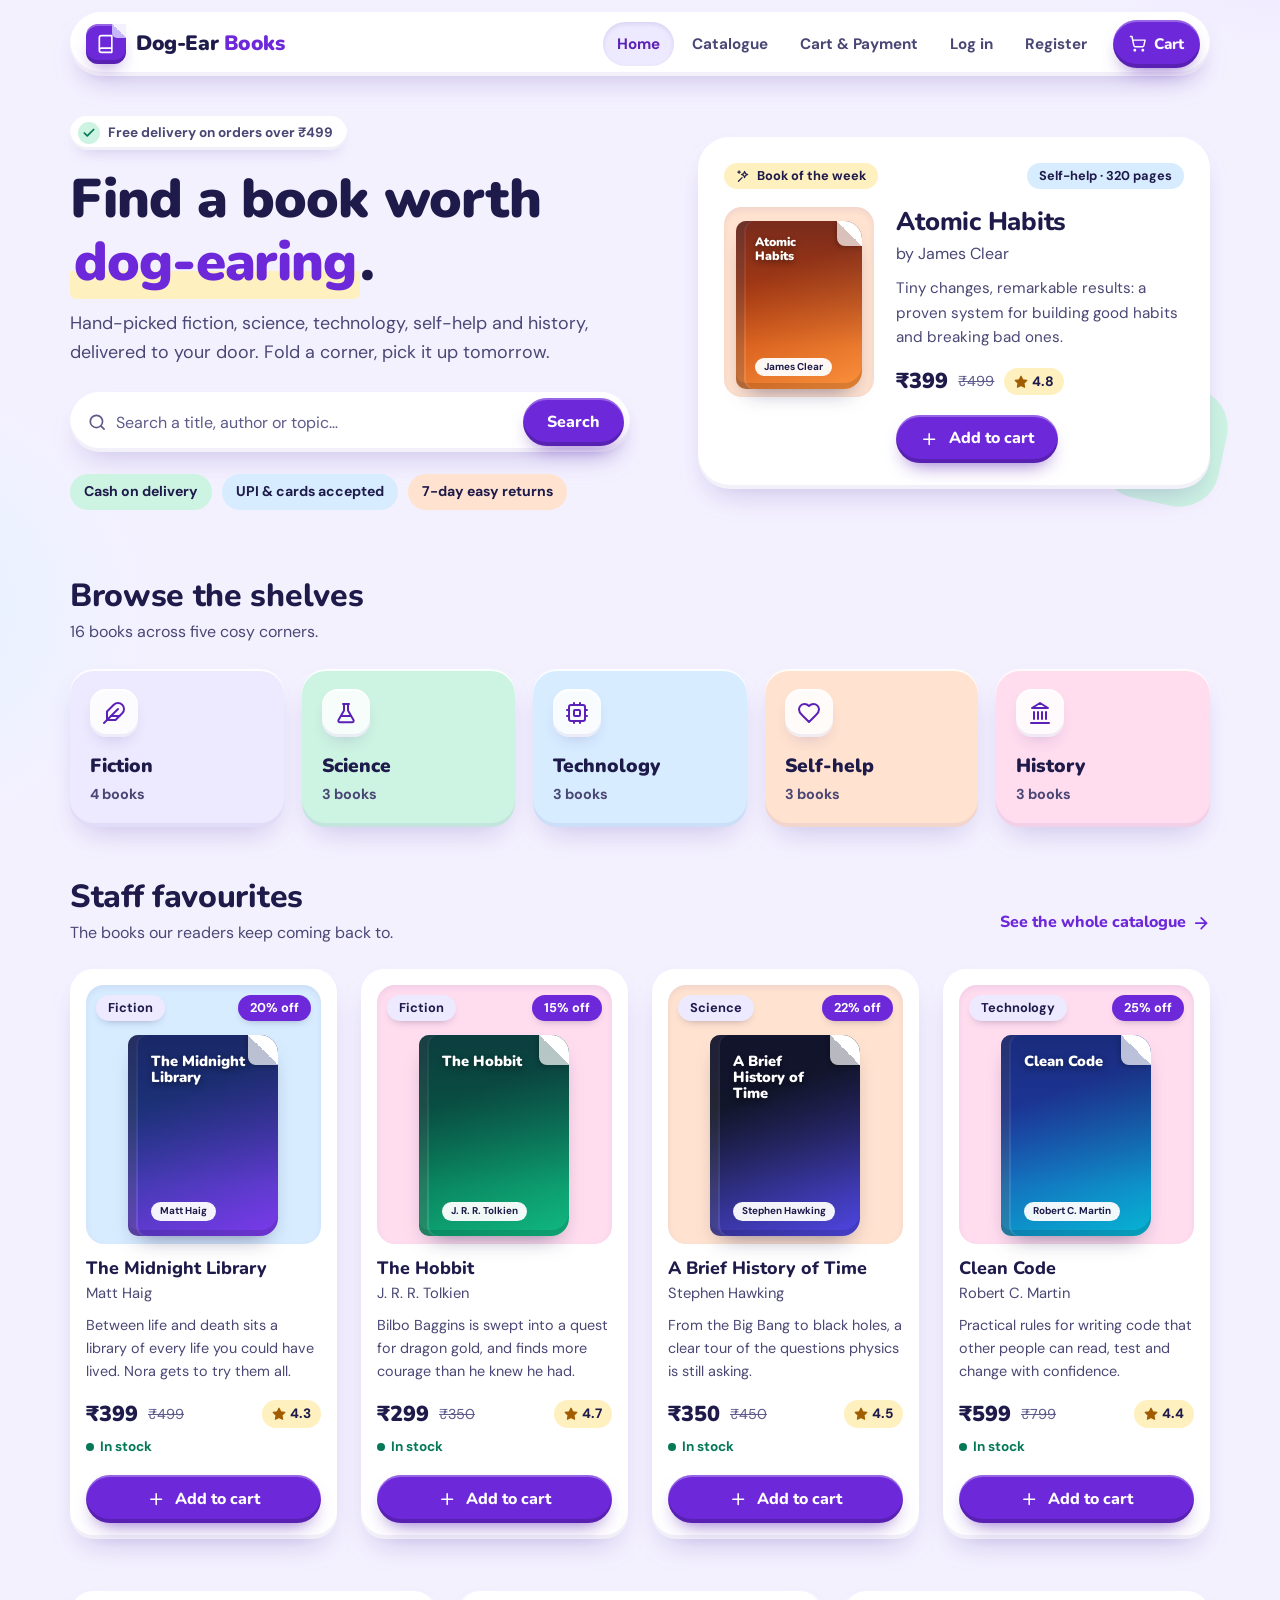
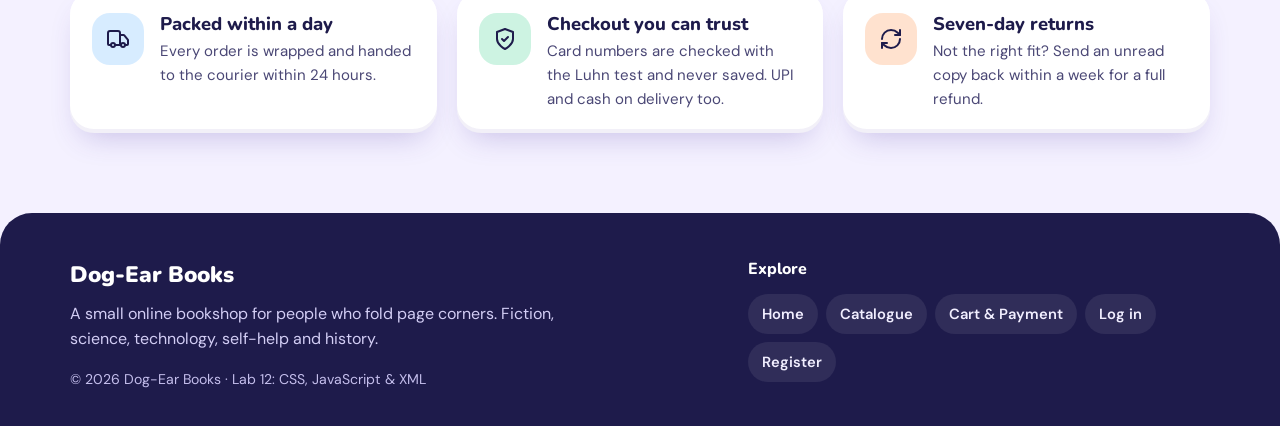
<file: index.html>
<!DOCTYPE html>
<html lang="en">
<head>
  <meta charset="UTF-8">
  <meta name="viewport" content="width=device-width, initial-scale=1">
  <title>Dog-Ear Books — Home</title>
  <meta name="description" content="Dog-Ear Books: a cosy online bookstore built with HTML, CSS, JavaScript and XML.">
  <link rel="icon" href="data:image/svg+xml,%3Csvg xmlns='http://www.w3.org/2000/svg' viewBox='0 0 32 32'%3E%3Crect width='32' height='32' rx='9' fill='%236D28D9'/%3E%3Cpath d='M21 0h2a9 9 0 0 1 9 9v2z' fill='%23C4B5FD'/%3E%3Cpath d='M9 9h9a3 3 0 0 1 3 3v11H12a3 3 0 0 1-3-3z' fill='%23fff'/%3E%3C/svg%3E">
  <link rel="preconnect" href="https://fonts.googleapis.com">
  <link rel="preconnect" href="https://fonts.gstatic.com" crossorigin>
  <link href="https://fonts.googleapis.com/css2?family=DM+Sans:ital,wght@0,400;0,500;0,700;1,400&family=Nunito:wght@700;800;900&display=swap" rel="stylesheet">
  <link rel="stylesheet" href="css/style.css">
</head>
<body data-page="home">
  <a class="skip-link" href="#main-content">Skip to content</a>
  <header id="site-header"></header>

  <main id="main-content">
    <section class="hero">
      <div class="container hero-grid">
        <div>
          <span class="eyebrow">
            <span class="eyebrow-dot"><svg class="icon" viewBox="0 0 24 24" fill="none" stroke="currentColor" stroke-width="3" stroke-linecap="round" stroke-linejoin="round" aria-hidden="true"><path d="M20 6 9 17l-5-5"/></svg></span>
            Free delivery on orders over ₹499
          </span>
          <h1>Find a book worth <span class="hl">dog-earing</span>.</h1>
          <p class="hero-lead">Hand-picked fiction, science, technology, self-help and history, delivered to your door. Fold a corner, pick it up tomorrow.</p>

          <form class="search-pill" action="catalogue.html" method="get" role="search">
            <svg class="icon" viewBox="0 0 24 24" fill="none" stroke="currentColor" stroke-width="2.2" stroke-linecap="round" aria-hidden="true"><circle cx="11" cy="11" r="8"/><path d="m21 21-4.3-4.3"/></svg>
            <label class="sr-only" for="home-search">Search books by title, author or topic</label>
            <input id="home-search" name="q" type="search" placeholder="Search a title, author or topic…" autocomplete="off">
            <button class="btn btn-primary" type="submit">Search</button>
          </form>

          <div class="hero-perks">
            <span class="pill pill-mint">Cash on delivery</span>
            <span class="pill pill-sky">UPI &amp; cards accepted</span>
            <span class="pill pill-peach">7-day easy returns</span>
          </div>
        </div>

        <aside id="staff-pick" aria-label="Book of the week"></aside>
      </div>
    </section>

    <section class="section" aria-labelledby="shelves-heading">
      <div class="container">
        <div class="section-head">
          <div>
            <h2 id="shelves-heading">Browse the shelves</h2>
            <p><span id="total-catalog-count">16</span> books across five cosy corners.</p>
          </div>
        </div>
        <div class="shelf-grid" id="shelves-grid"></div>
      </div>
    </section>

    <section class="section" aria-labelledby="featured-heading">
      <div class="container">
        <div class="section-head">
          <div>
            <h2 id="featured-heading">Staff favourites</h2>
            <p>The books our readers keep coming back to.</p>
          </div>
          <a class="link-arrow" href="catalogue.html">
            See the whole catalogue
            <svg class="icon" viewBox="0 0 24 24" fill="none" stroke="currentColor" stroke-width="2.2" stroke-linecap="round" stroke-linejoin="round" aria-hidden="true"><path d="M5 12h14M12 5l7 7-7 7"/></svg>
          </a>
        </div>
        <div class="book-grid" id="featured-grid"></div>
      </div>
    </section>

    <section class="section" aria-label="Why shop with us">
      <div class="container perk-grid">
        <div class="perk-card">
          <div class="perk-icon" style="--tint: var(--sky);">
            <svg class="icon" viewBox="0 0 24 24" fill="none" stroke="currentColor" stroke-width="2" stroke-linecap="round" stroke-linejoin="round" aria-hidden="true"><path d="M14 18V6a2 2 0 0 0-2-2H4a2 2 0 0 0-2 2v11a1 1 0 0 0 1 1h2M15 18H9M19 18h2a1 1 0 0 0 1-1v-3.65a1 1 0 0 0-.22-.62l-3.48-4.35A1 1 0 0 0 17.52 8H14"/><circle cx="17" cy="18" r="2"/><circle cx="7" cy="18" r="2"/></svg>
          </div>
          <div>
            <h3>Packed within a day</h3>
            <p>Every order is wrapped and handed to the courier within 24 hours.</p>
          </div>
        </div>
        <div class="perk-card">
          <div class="perk-icon" style="--tint: var(--mint);">
            <svg class="icon" viewBox="0 0 24 24" fill="none" stroke="currentColor" stroke-width="2" stroke-linecap="round" stroke-linejoin="round" aria-hidden="true"><path d="M12 22s8-4 8-10V5l-8-3-8 3v7c0 6 8 10 8 10z"/><path d="m9 12 2 2 4-4"/></svg>
          </div>
          <div>
            <h3>Checkout you can trust</h3>
            <p>Card numbers are checked with the Luhn test and never saved. UPI and cash on delivery too.</p>
          </div>
        </div>
        <div class="perk-card">
          <div class="perk-icon" style="--tint: var(--peach);">
            <svg class="icon" viewBox="0 0 24 24" fill="none" stroke="currentColor" stroke-width="2" stroke-linecap="round" stroke-linejoin="round" aria-hidden="true"><path d="M3 12a9 9 0 0 1 9-9 9.75 9.75 0 0 1 6.74 2.74L21 8"/><path d="M21 3v5h-5"/><path d="M21 12a9 9 0 0 1-9 9 9.75 9.75 0 0 1-6.74-2.74L3 16"/><path d="M8 16H3v5"/></svg>
          </div>
          <div>
            <h3>Seven-day returns</h3>
            <p>Not the right fit? Send an unread copy back within a week for a full refund.</p>
          </div>
        </div>
      </div>
    </section>
  </main>

  <footer id="site-footer"></footer>
  <script src="js/app.js"></script>
</body>
</html>
</file>
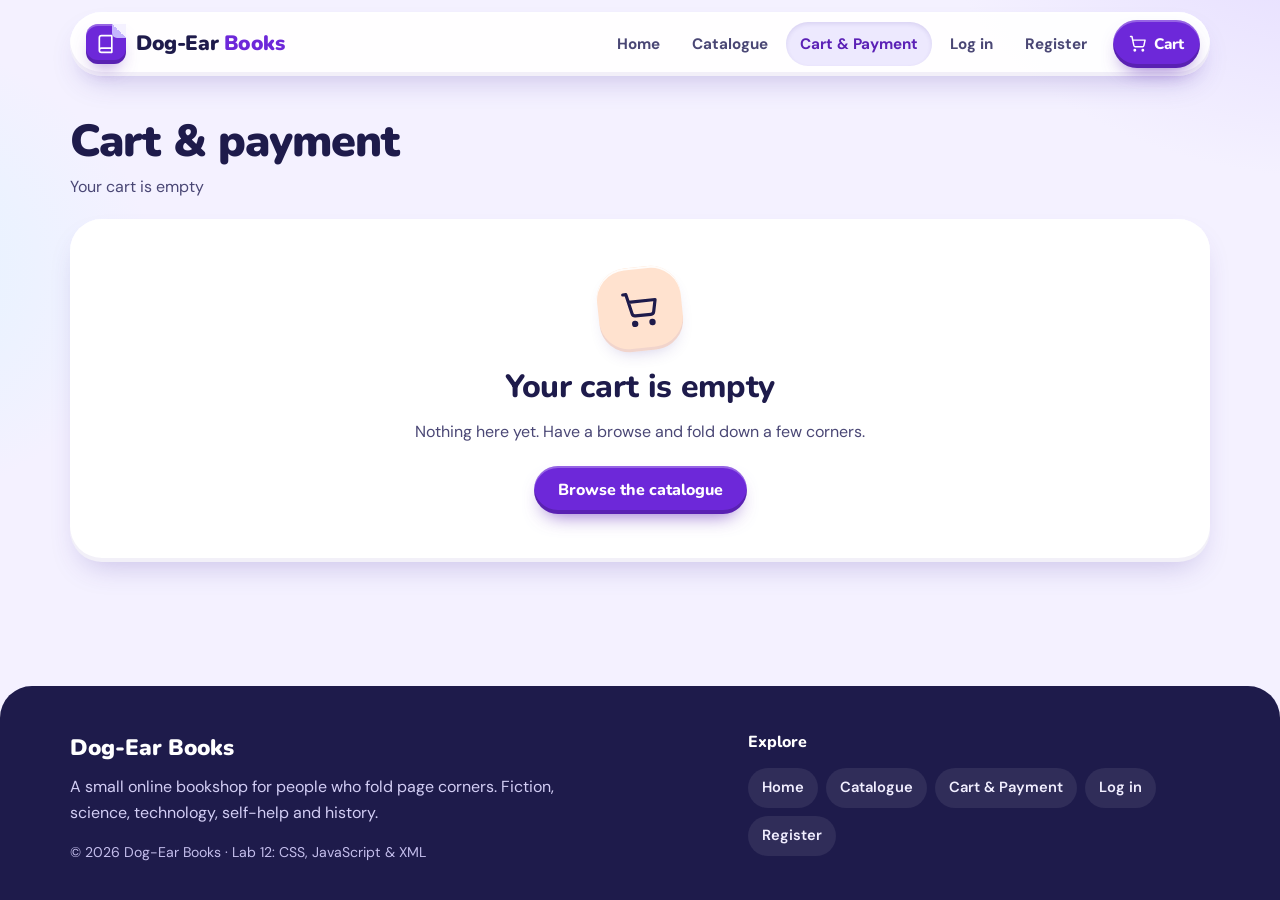
<file: cart.html>
<!DOCTYPE html>
<html lang="en">
<head>
  <meta charset="UTF-8">
  <meta name="viewport" content="width=device-width, initial-scale=1">
  <title>Cart &amp; Payment — Dog-Ear Books</title>
  <meta name="description" content="Review your cart and pay at Dog-Ear Books.">
  <link rel="icon" href="data:image/svg+xml,%3Csvg xmlns='http://www.w3.org/2000/svg' viewBox='0 0 32 32'%3E%3Crect width='32' height='32' rx='9' fill='%236D28D9'/%3E%3Cpath d='M21 0h2a9 9 0 0 1 9 9v2z' fill='%23C4B5FD'/%3E%3Cpath d='M9 9h9a3 3 0 0 1 3 3v11H12a3 3 0 0 1-3-3z' fill='%23fff'/%3E%3C/svg%3E">
  <link rel="preconnect" href="https://fonts.googleapis.com">
  <link rel="preconnect" href="https://fonts.gstatic.com" crossorigin>
  <link href="https://fonts.googleapis.com/css2?family=DM+Sans:ital,wght@0,400;0,500;0,700;1,400&family=Nunito:wght@700;800;900&display=swap" rel="stylesheet">
  <link rel="stylesheet" href="css/style.css">
</head>
<body data-page="cart">
  <a class="skip-link" href="#main-content">Skip to content</a>
  <header id="site-header"></header>

  <main id="main-content" class="container">
    <div class="page-head">
      <h1>Cart &amp; payment</h1>
      <p id="cart-headline-count" aria-live="polite">Loading your cart…</p>
    </div>

    <div class="empty" id="cart-empty-state" hidden>
      <div class="empty-blob">
        <svg class="icon" viewBox="0 0 24 24" fill="none" stroke="currentColor" stroke-width="2" stroke-linecap="round" stroke-linejoin="round" aria-hidden="true"><circle cx="8" cy="21" r="1"/><circle cx="19" cy="21" r="1"/><path d="M2.05 2.05h2l2.66 12.42a2 2 0 0 0 2 1.58h9.78a2 2 0 0 0 1.95-1.57l1.65-7.43H5.12"/></svg>
      </div>
      <h2>Your cart is empty</h2>
      <p>Nothing here yet. Have a browse and fold down a few corners.</p>
      <a class="btn btn-primary" href="catalogue.html">Browse the catalogue</a>
    </div>

    <div class="checkout-grid" id="cart-layout-grid">
      <div class="checkout-main">
        <section class="panel" aria-labelledby="items-heading">
          <div class="panel-head">
            <span class="step-num" style="--tint: var(--sky);">1</span>
            <h2 id="items-heading">Your books</h2>
          </div>
          <div id="cart-items-list"></div>
        </section>

        <section class="panel" aria-labelledby="pay-heading">
          <div class="panel-head">
            <span class="step-num" style="--tint: var(--peach);">2</span>
            <h2 id="pay-heading">Delivery &amp; payment</h2>
          </div>

          <div id="checkout-login-guard" hidden>
            <div class="alert alert-info">
              <svg class="icon" viewBox="0 0 24 24" fill="none" stroke="currentColor" stroke-width="2" stroke-linecap="round" stroke-linejoin="round" aria-hidden="true"><path d="M19 21v-2a4 4 0 0 0-4-4H9a4 4 0 0 0-4 4v2"/><circle cx="12" cy="7" r="4"/></svg>
              <span>Please log in or create an account to add a delivery address and pay. Your cart stays saved in this browser.</span>
            </div>
            <div class="receipt-actions" style="justify-content:flex-start;margin-top:0;">
              <a class="btn btn-primary" href="login.html?next=cart.html">Log in to check out</a>
              <a class="btn btn-soft" href="register.html?next=cart.html">Create an account</a>
            </div>
          </div>

          <form id="checkout-payment-form" novalidate>
            <h3>Deliver to</h3>
            <div class="field-row">
              <div class="field">
                <label for="ship-name">Recipient name</label>
                <input class="input" id="ship-name" name="ship-name" type="text" autocomplete="name" aria-describedby="ship-name-error" required>
                <span class="field-error" id="ship-name-error"></span>
              </div>
              <div class="field">
                <label for="ship-phone">Mobile number</label>
                <input class="input" id="ship-phone" name="ship-phone" type="tel" inputmode="numeric" autocomplete="tel-national" maxlength="11" aria-describedby="ship-phone-error" required>
                <span class="field-error" id="ship-phone-error"></span>
              </div>
            </div>
            <div class="field">
              <label for="ship-address">Address</label>
              <textarea class="input" id="ship-address" name="ship-address" rows="2" autocomplete="street-address" aria-describedby="ship-address-error" required></textarea>
              <span class="field-error" id="ship-address-error"></span>
            </div>
            <div class="field" style="max-width:240px;">
              <label for="ship-pin">PIN code</label>
              <input class="input" id="ship-pin" name="ship-pin" type="text" inputmode="numeric" autocomplete="postal-code" placeholder="6 digits" maxlength="6" aria-describedby="ship-pin-error" required>
              <span class="field-error" id="ship-pin-error"></span>
            </div>

            <hr class="divider">

            <h3>Pay with</h3>
            <fieldset class="pay-methods">
              <legend class="sr-only">Payment method</legend>
              <div>
                <input class="pay-radio sr-only" type="radio" name="payment_method" id="pay-method-card" value="card" checked>
                <label class="pay-option" for="pay-method-card">
                  <svg class="icon" viewBox="0 0 24 24" fill="none" stroke="currentColor" stroke-width="2" stroke-linecap="round" stroke-linejoin="round" aria-hidden="true"><rect width="20" height="14" x="2" y="5" rx="2"/><path d="M2 10h20"/></svg>
                  Card
                </label>
              </div>
              <div>
                <input class="pay-radio sr-only" type="radio" name="payment_method" id="pay-method-upi" value="upi">
                <label class="pay-option" for="pay-method-upi">
                  <svg class="icon" viewBox="0 0 24 24" fill="none" stroke="currentColor" stroke-width="2" stroke-linecap="round" stroke-linejoin="round" aria-hidden="true"><rect width="14" height="20" x="5" y="2" rx="2"/><path d="M12 18h.01"/></svg>
                  UPI
                </label>
              </div>
              <div>
                <input class="pay-radio sr-only" type="radio" name="payment_method" id="pay-method-cod" value="cod">
                <label class="pay-option" for="pay-method-cod">
                  <svg class="icon" viewBox="0 0 24 24" fill="none" stroke="currentColor" stroke-width="2" stroke-linecap="round" stroke-linejoin="round" aria-hidden="true"><rect width="20" height="12" x="2" y="6" rx="2"/><circle cx="12" cy="12" r="2"/><path d="M6 12h.01M18 12h.01"/></svg>
                  Cash on delivery
                </label>
              </div>
            </fieldset>

            <div class="method-panel" data-method="card">
              <div class="field">
                <label for="card-number">Card number</label>
                <input class="input input-mono" id="card-number" type="text" inputmode="numeric" placeholder="1234 5678 9012 3456" autocomplete="off" aria-describedby="card-number-hint card-number-error">
                <span class="field-hint" id="card-number-hint">Demo card that passes the Luhn check: <code>4111 1111 1111 1111</code></span>
                <span class="field-error" id="card-number-error"></span>
              </div>
              <div class="field">
                <label for="card-name">Name on card</label>
                <input class="input" id="card-name" type="text" autocomplete="off" aria-describedby="card-name-error">
                <span class="field-error" id="card-name-error"></span>
              </div>
              <div class="field-row">
                <div class="field">
                  <label for="card-exp">Expiry (MM/YY)</label>
                  <input class="input input-mono" id="card-exp" type="text" inputmode="numeric" placeholder="MM/YY" maxlength="5" autocomplete="off" aria-describedby="card-exp-error">
                  <span class="field-error" id="card-exp-error"></span>
                </div>
                <div class="field">
                  <label for="card-cvv">CVV</label>
                  <input class="input input-mono" id="card-cvv" type="password" inputmode="numeric" placeholder="3 digits" maxlength="3" autocomplete="off" aria-describedby="card-cvv-error">
                  <span class="field-error" id="card-cvv-error"></span>
                </div>
              </div>
            </div>

            <div class="method-panel" data-method="upi" hidden>
              <div class="field">
                <label for="upi-id">UPI ID</label>
                <input class="input input-mono" id="upi-id" type="text" placeholder="name@bank" autocomplete="off" aria-describedby="upi-id-hint upi-id-error">
                <span class="field-hint" id="upi-id-hint">For example <code>reader@okbank</code>.</span>
                <span class="field-error" id="upi-id-error"></span>
              </div>
            </div>

            <div class="method-panel" data-method="cod" hidden>
              <div class="alert alert-success" style="margin-bottom:0;">
                <svg class="icon" viewBox="0 0 24 24" fill="none" stroke="currentColor" stroke-width="2" stroke-linecap="round" stroke-linejoin="round" aria-hidden="true"><path d="M20 6 9 17l-5-5"/></svg>
                <span>Pay the courier in cash or by UPI when your parcel arrives.</span>
              </div>
            </div>

            <button class="btn btn-primary btn-block btn-lg" id="btn-place-order" type="submit" style="margin-top:20px;">
              <svg class="icon" viewBox="0 0 24 24" fill="none" stroke="currentColor" stroke-width="2" stroke-linecap="round" stroke-linejoin="round" aria-hidden="true"><rect width="18" height="11" x="3" y="11" rx="2"/><path d="M7 11V7a5 5 0 0 1 10 0v4"/></svg>
              <span id="pay-button-action-label">Pay now</span> &middot; <span id="submit-pay-amount"></span>
            </button>
            <p class="secure-note">A lab demo: no real payment is taken, and card numbers and CVVs are never stored.</p>
          </form>
        </section>
      </div>

      <aside class="checkout-side">
        <div class="panel" aria-labelledby="summary-heading">
          <div class="panel-head">
            <span class="step-num" style="--tint: var(--mint);">
              <svg class="icon" viewBox="0 0 24 24" fill="none" stroke="currentColor" stroke-width="2.2" stroke-linecap="round" stroke-linejoin="round" aria-hidden="true"><path d="M4 2v20l2-1 2 1 2-1 2 1 2-1 2 1 2-1 2 1V2l-2 1-2-1-2 1-2-1-2 1-2-1-2 1Z"/><path d="M8 8h8M8 12h8M8 16h5"/></svg>
            </span>
            <h2 id="summary-heading">Order summary</h2>
          </div>
          <div id="order-summary-box"></div>
        </div>
      </aside>
    </div>
  </main>

  <footer id="site-footer"></footer>
  <script src="js/app.js"></script>
</body>
</html>
</file>
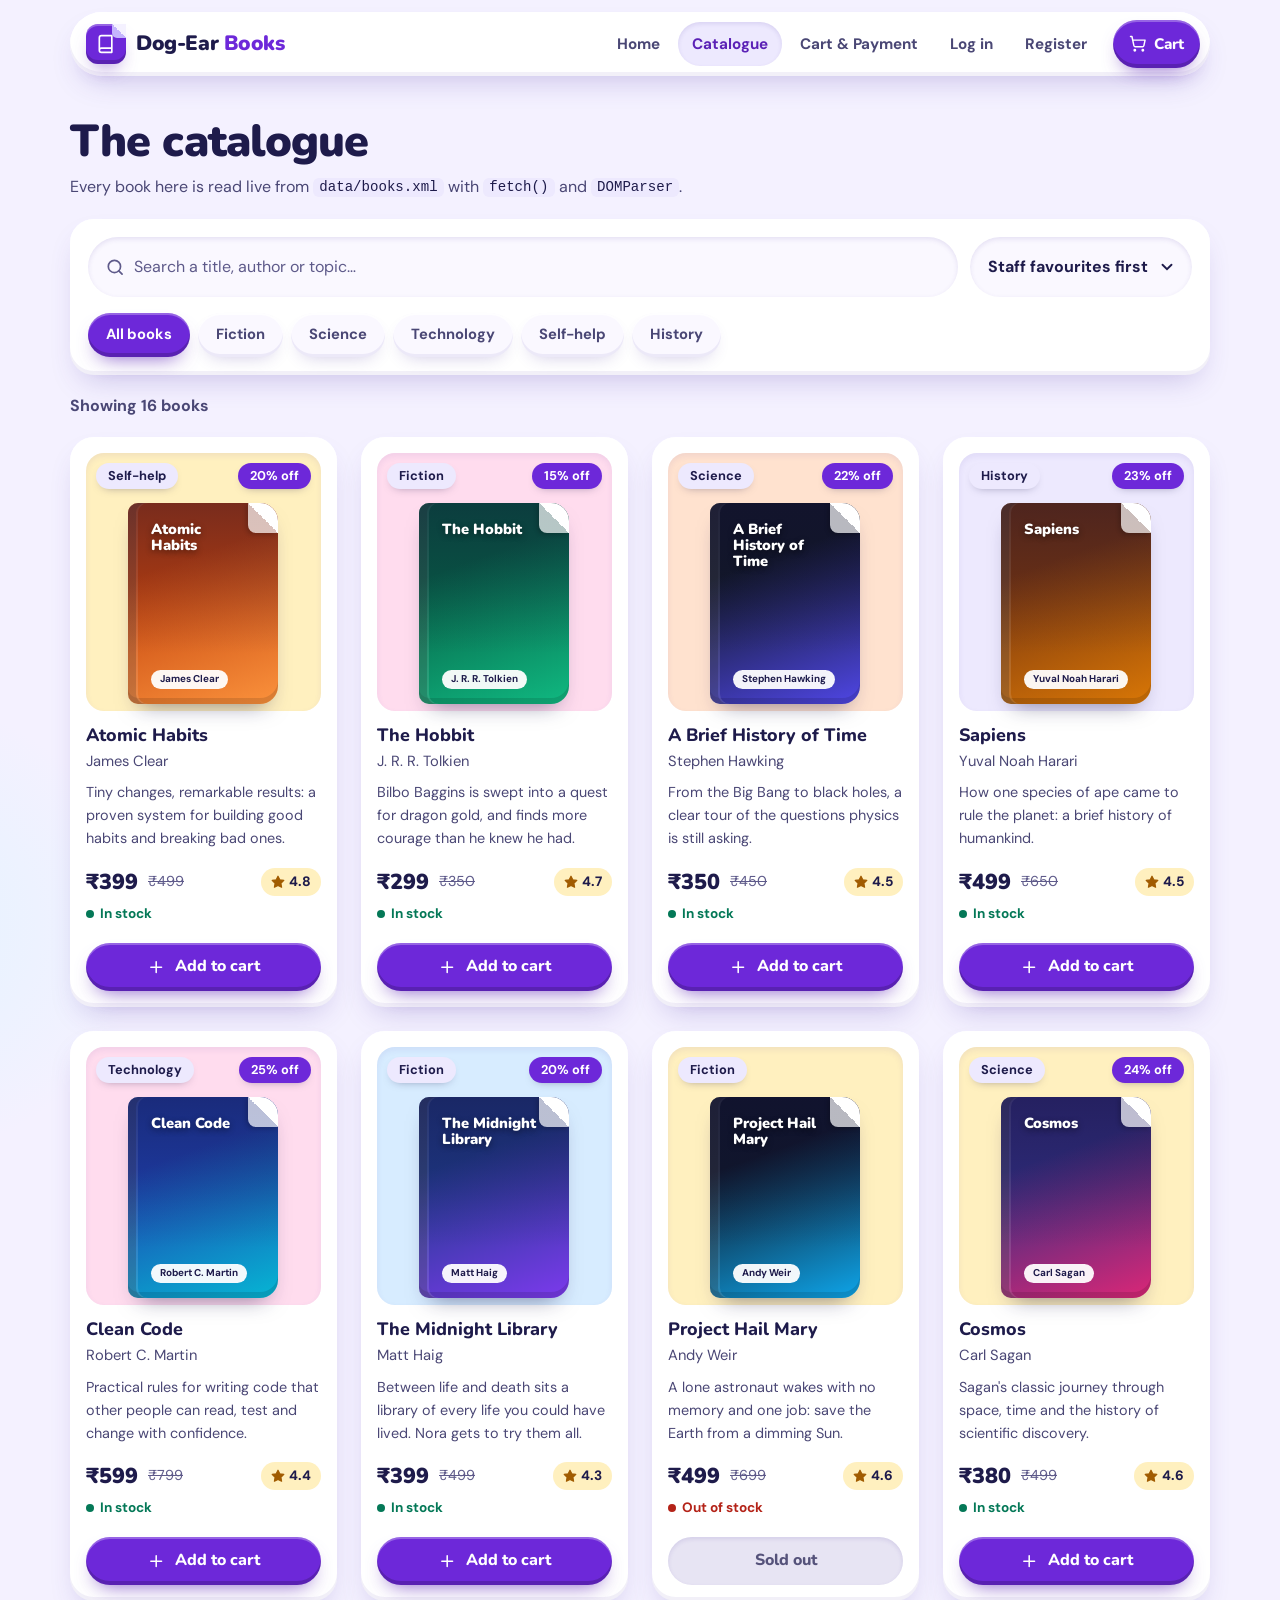
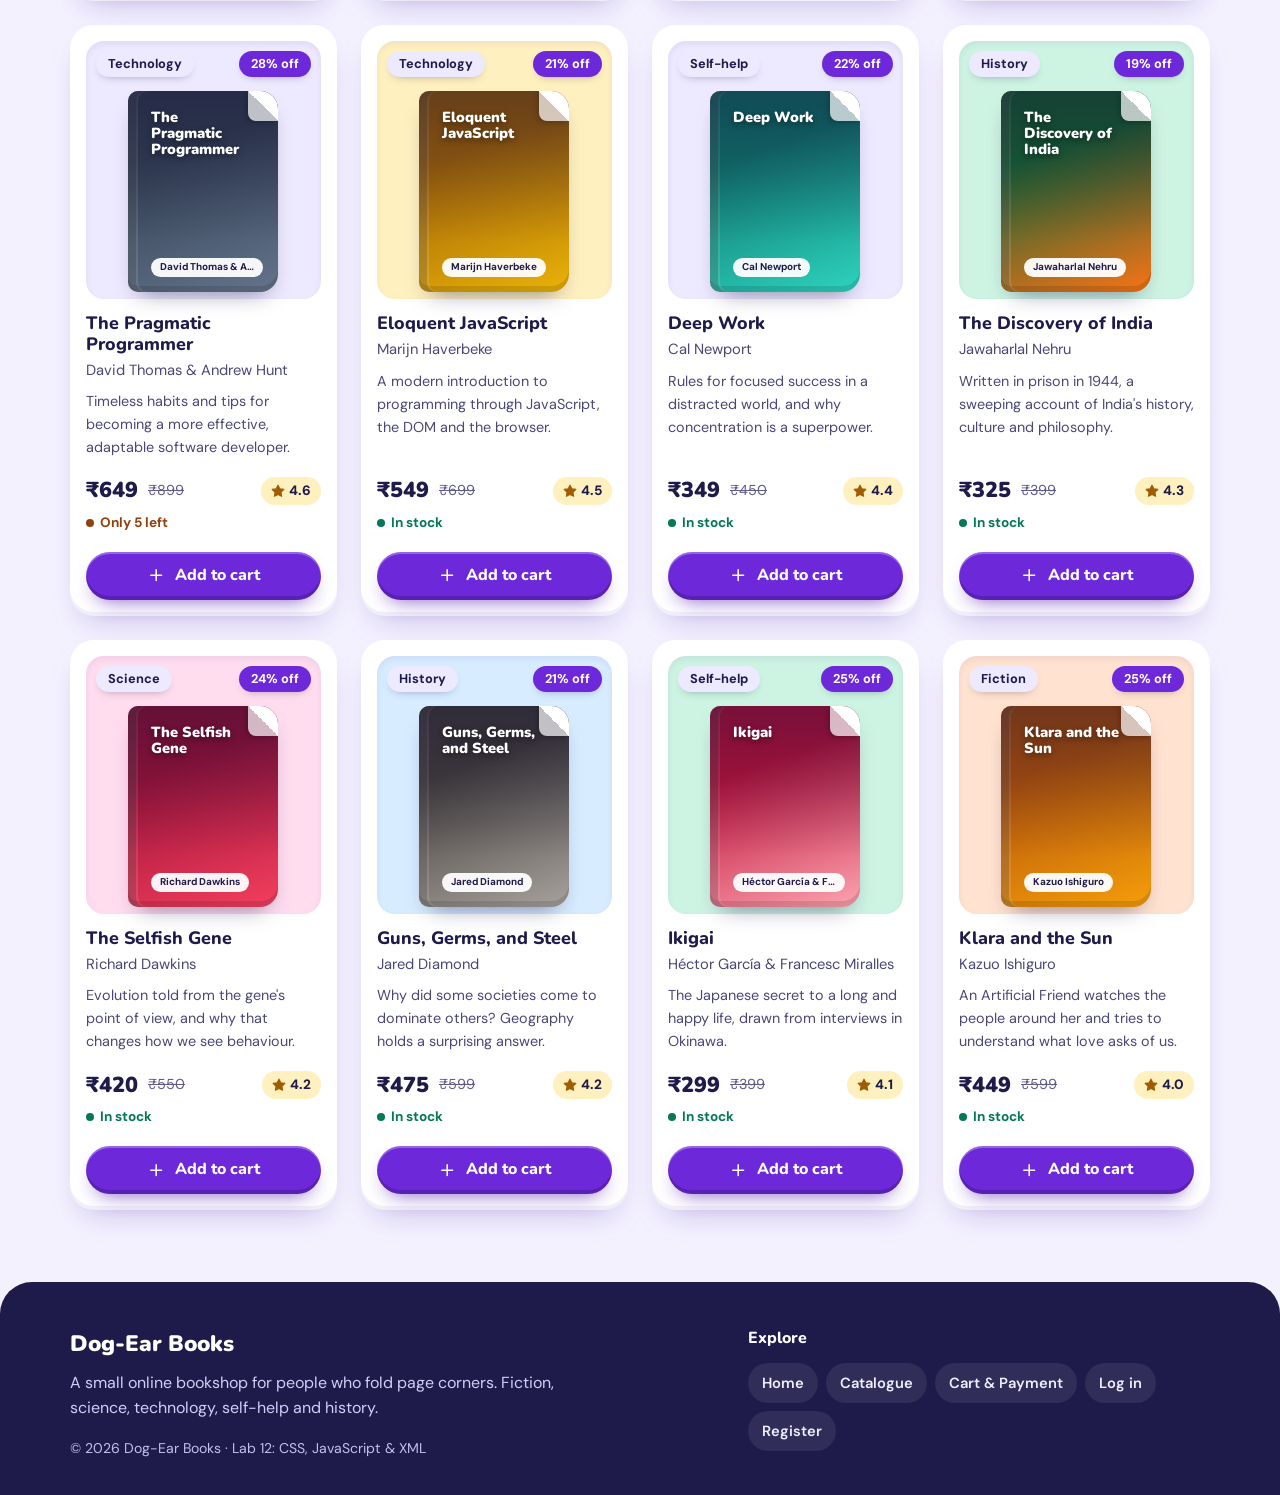
<file: catalogue.html>
<!DOCTYPE html>
<html lang="en">
<head>
  <meta charset="UTF-8">
  <meta name="viewport" content="width=device-width, initial-scale=1">
  <title>Catalogue — Dog-Ear Books</title>
  <meta name="description" content="Browse every book at Dog-Ear Books, loaded from an XML catalogue.">
  <link rel="icon" href="data:image/svg+xml,%3Csvg xmlns='http://www.w3.org/2000/svg' viewBox='0 0 32 32'%3E%3Crect width='32' height='32' rx='9' fill='%236D28D9'/%3E%3Cpath d='M21 0h2a9 9 0 0 1 9 9v2z' fill='%23C4B5FD'/%3E%3Cpath d='M9 9h9a3 3 0 0 1 3 3v11H12a3 3 0 0 1-3-3z' fill='%23fff'/%3E%3C/svg%3E">
  <link rel="preconnect" href="https://fonts.googleapis.com">
  <link rel="preconnect" href="https://fonts.gstatic.com" crossorigin>
  <link href="https://fonts.googleapis.com/css2?family=DM+Sans:ital,wght@0,400;0,500;0,700;1,400&family=Nunito:wght@700;800;900&display=swap" rel="stylesheet">
  <link rel="stylesheet" href="css/style.css">
</head>
<body data-page="catalogue">
  <a class="skip-link" href="#main-content">Skip to content</a>
  <header id="site-header"></header>

  <main id="main-content" class="container">
    <div class="page-head">
      <h1>The catalogue</h1>
      <p>Every book here is read live from <code>data/books.xml</code> with <code>fetch()</code> and <code>DOMParser</code>.</p>
    </div>

    <div class="toolbar">
      <div class="toolbar-row">
        <form class="search-pill" id="catalogue-search-form" role="search">
          <svg class="icon" viewBox="0 0 24 24" fill="none" stroke="currentColor" stroke-width="2.2" stroke-linecap="round" aria-hidden="true"><circle cx="11" cy="11" r="8"/><path d="m21 21-4.3-4.3"/></svg>
          <label class="sr-only" for="catalogue-search">Search books</label>
          <input id="catalogue-search" type="search" placeholder="Search a title, author or topic…" autocomplete="off">
        </form>
        <label class="sr-only" for="catalogue-sort">Sort books</label>
        <select class="select" id="catalogue-sort">
          <option value="featured">Staff favourites first</option>
          <option value="price-asc">Price: low to high</option>
          <option value="price-desc">Price: high to low</option>
          <option value="rating">Highest rated</option>
          <option value="title">Title A–Z</option>
        </select>
      </div>
      <div class="chip-row" id="category-filters" role="group" aria-label="Filter by shelf"></div>
    </div>

    <p class="result-line" id="catalogue-count" aria-live="polite">Loading books…</p>
    <div class="book-grid" id="spinner-grid"></div>
  </main>

  <footer id="site-footer"></footer>
  <script src="js/app.js"></script>
</body>
</html>
</file>
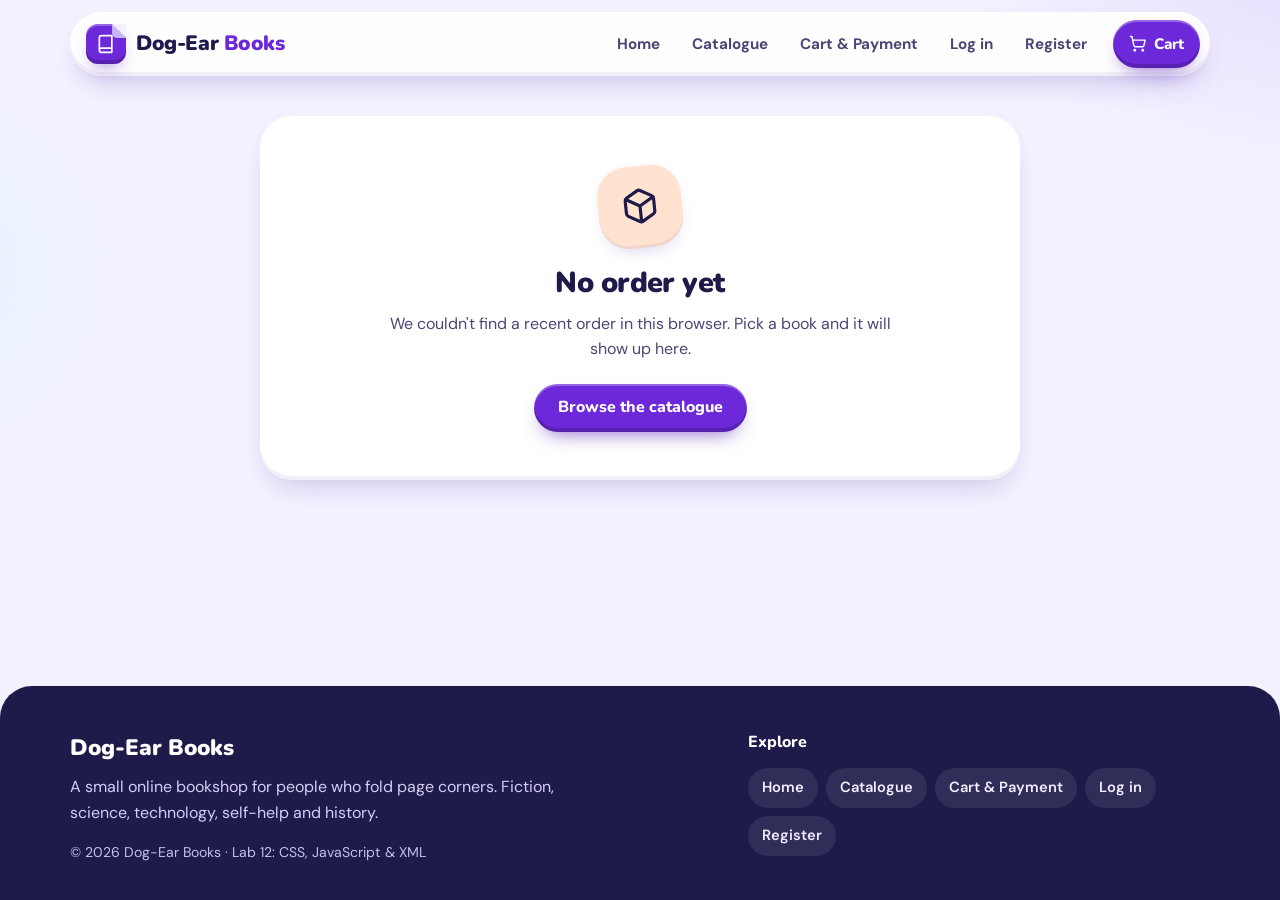
<file: confirmation.html>
<!DOCTYPE html>
<html lang="en">
<head>
  <meta charset="UTF-8">
  <meta name="viewport" content="width=device-width, initial-scale=1">
  <title>Order confirmed — Dog-Ear Books</title>
  <meta name="description" content="Your Dog-Ear Books order confirmation.">
  <link rel="icon" href="data:image/svg+xml,%3Csvg xmlns='http://www.w3.org/2000/svg' viewBox='0 0 32 32'%3E%3Crect width='32' height='32' rx='9' fill='%236D28D9'/%3E%3Cpath d='M21 0h2a9 9 0 0 1 9 9v2z' fill='%23C4B5FD'/%3E%3Cpath d='M9 9h9a3 3 0 0 1 3 3v11H12a3 3 0 0 1-3-3z' fill='%23fff'/%3E%3C/svg%3E">
  <link rel="preconnect" href="https://fonts.googleapis.com">
  <link rel="preconnect" href="https://fonts.gstatic.com" crossorigin>
  <link href="https://fonts.googleapis.com/css2?family=DM+Sans:ital,wght@0,400;0,500;0,700;1,400&family=Nunito:wght@700;800;900&display=swap" rel="stylesheet">
  <link rel="stylesheet" href="css/style.css">
</head>
<body data-page="confirmation">
  <a class="skip-link" href="#main-content">Skip to content</a>
  <header id="site-header"></header>

  <main id="main-content" class="container">
    <div class="receipt-wrap">
      <div class="empty" id="confirm-empty-state" hidden>
        <div class="empty-blob">
          <svg class="icon" viewBox="0 0 24 24" fill="none" stroke="currentColor" stroke-width="2" stroke-linecap="round" stroke-linejoin="round" aria-hidden="true"><path d="M11 21.73a2 2 0 0 0 2 0l7-4A2 2 0 0 0 21 16V8a2 2 0 0 0-1-1.73l-7-4a2 2 0 0 0-2 0l-7 4A2 2 0 0 0 3 8v8a2 2 0 0 0 1 1.73z"/><path d="M12 22V12M3.29 7 12 12l8.71-5"/></svg>
        </div>
        <h1 style="font-size:1.8rem;">No order yet</h1>
        <p>We couldn't find a recent order in this browser. Pick a book and it will show up here.</p>
        <a class="btn btn-primary" href="catalogue.html">Browse the catalogue</a>
      </div>

      <div class="receipt" id="confirm-receipt-slip" hidden>
        <div class="receipt-head">
          <div class="success-blob">
            <svg class="icon" viewBox="0 0 24 24" fill="none" stroke="currentColor" stroke-linecap="round" stroke-linejoin="round" aria-hidden="true"><path d="M20 6 9 17l-5-5"/></svg>
          </div>
          <h1>Thanks, <span id="confirm-recipient-firstname">reader</span>!</h1>
          <p>Your order is confirmed and <span id="confirm-payment-stamp">paid</span>. We'll pack it within a day.</p>
        </div>

        <div class="facts">
          <div class="fact" style="--tint: var(--primary-soft);">
            <span class="fact-label">Order number</span>
            <span class="fact-value" id="confirm-order-id"></span>
          </div>
          <div class="fact" style="--tint: var(--sky);">
            <span class="fact-label">Ordered on</span>
            <span class="fact-value" id="confirm-order-date"></span>
          </div>
          <div class="fact" style="--tint: var(--mint);">
            <span class="fact-label">Arrives by</span>
            <span class="fact-value" id="confirm-order-eta"></span>
          </div>
          <div class="fact" style="--tint: var(--peach);">
            <span class="fact-label">Payment</span>
            <span class="fact-value" id="confirm-order-method"></span>
          </div>
        </div>

        <h2 style="font-size:1.2rem;">What's in the parcel</h2>
        <ul class="items" id="confirm-line-items"></ul>

        <div class="grand">
          <span>Total</span>
          <strong id="confirm-order-total"></strong>
        </div>

        <div class="ship-to">
          <h3>Delivering to</h3>
          <p id="confirm-shipping-address"></p>
        </div>

        <div class="receipt-actions">
          <a class="btn btn-primary" href="catalogue.html">Keep browsing</a>
          <a class="btn btn-soft" href="index.html">Back to home</a>
        </div>
      </div>
    </div>
  </main>

  <footer id="site-footer"></footer>
  <script src="js/app.js"></script>
</body>
</html>
</file>
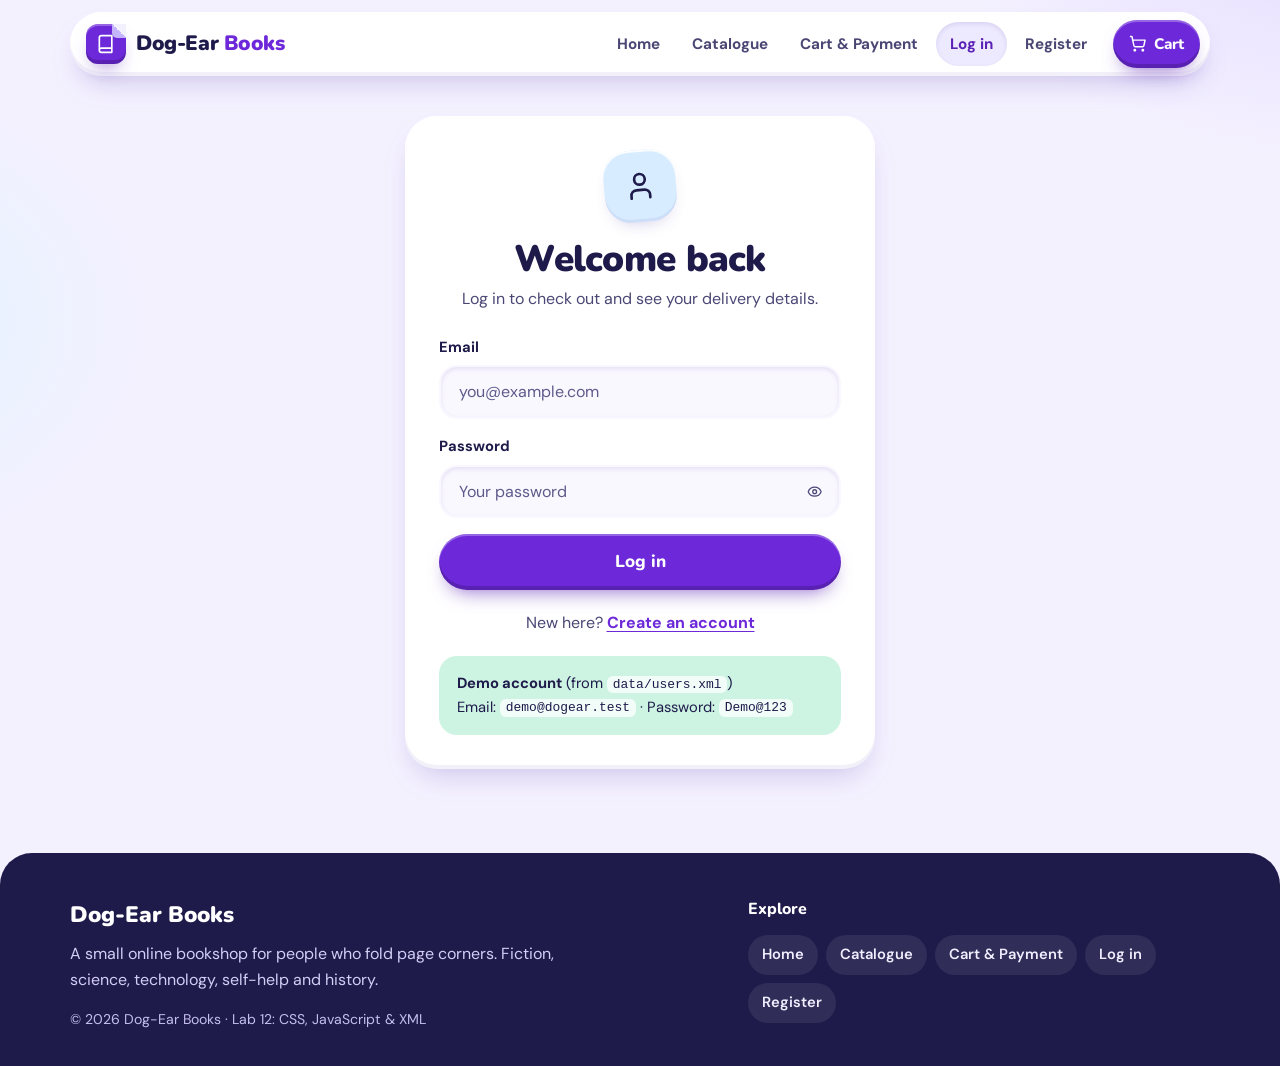
<file: login.html>
<!DOCTYPE html>
<html lang="en">
<head>
  <meta charset="UTF-8">
  <meta name="viewport" content="width=device-width, initial-scale=1">
  <title>Log in — Dog-Ear Books</title>
  <meta name="description" content="Log in to your Dog-Ear Books account.">
  <link rel="icon" href="data:image/svg+xml,%3Csvg xmlns='http://www.w3.org/2000/svg' viewBox='0 0 32 32'%3E%3Crect width='32' height='32' rx='9' fill='%236D28D9'/%3E%3Cpath d='M21 0h2a9 9 0 0 1 9 9v2z' fill='%23C4B5FD'/%3E%3Cpath d='M9 9h9a3 3 0 0 1 3 3v11H12a3 3 0 0 1-3-3z' fill='%23fff'/%3E%3C/svg%3E">
  <link rel="preconnect" href="https://fonts.googleapis.com">
  <link rel="preconnect" href="https://fonts.gstatic.com" crossorigin>
  <link href="https://fonts.googleapis.com/css2?family=DM+Sans:ital,wght@0,400;0,500;0,700;1,400&family=Nunito:wght@700;800;900&display=swap" rel="stylesheet">
  <link rel="stylesheet" href="css/style.css">
</head>
<body data-page="login">
  <a class="skip-link" href="#main-content">Skip to content</a>
  <header id="site-header"></header>

  <main id="main-content" class="auth-wrap">
    <div class="auth-card">
      <div class="auth-head">
        <div class="auth-icon" style="--tint: var(--sky);">
          <svg class="icon" viewBox="0 0 24 24" fill="none" stroke="currentColor" stroke-width="2" stroke-linecap="round" stroke-linejoin="round" aria-hidden="true"><path d="M19 21v-2a4 4 0 0 0-4-4H9a4 4 0 0 0-4 4v2"/><circle cx="12" cy="7" r="4"/></svg>
        </div>
        <h1>Welcome back</h1>
        <p>Log in to check out and see your delivery details.</p>
      </div>

      <div class="alert alert-info" id="checkout-required-note" hidden>
        <svg class="icon" viewBox="0 0 24 24" fill="none" stroke="currentColor" stroke-width="2" stroke-linecap="round" stroke-linejoin="round" aria-hidden="true"><path d="M12 22s8-4 8-10V5l-8-3-8 3v7c0 6 8 10 8 10z"/></svg>
        <span>Log in to finish your order. Your cart is saved.</span>
      </div>

      <div class="alert" id="login-alert" role="alert" hidden></div>

      <form id="login-form" novalidate>
        <div class="field">
          <label for="email">Email</label>
          <input class="input" id="email" name="email" type="email" autocomplete="email" placeholder="you@example.com" aria-describedby="email-error" required>
          <span class="field-error" id="email-error"></span>
        </div>

        <div class="field">
          <label for="password">Password</label>
          <div class="pw-wrap">
            <input class="input" id="password" name="password" type="password" autocomplete="current-password" placeholder="Your password" aria-describedby="password-error" required>
            <button class="pw-toggle-btn" type="button" data-for="password" aria-label="Show password"></button>
          </div>
          <span class="field-error" id="password-error"></span>
        </div>

        <button class="btn btn-primary btn-block btn-lg" type="submit">Log in</button>
      </form>

      <p class="auth-foot">New here? <a href="register.html">Create an account</a></p>

      <div class="demo-box">
        <strong>Demo account</strong> (from <code>data/users.xml</code>)<br>
        Email: <code>demo@dogear.test</code> &middot; Password: <code>Demo@123</code>
      </div>
    </div>
  </main>

  <footer id="site-footer"></footer>
  <script src="js/app.js"></script>
</body>
</html>
</file>
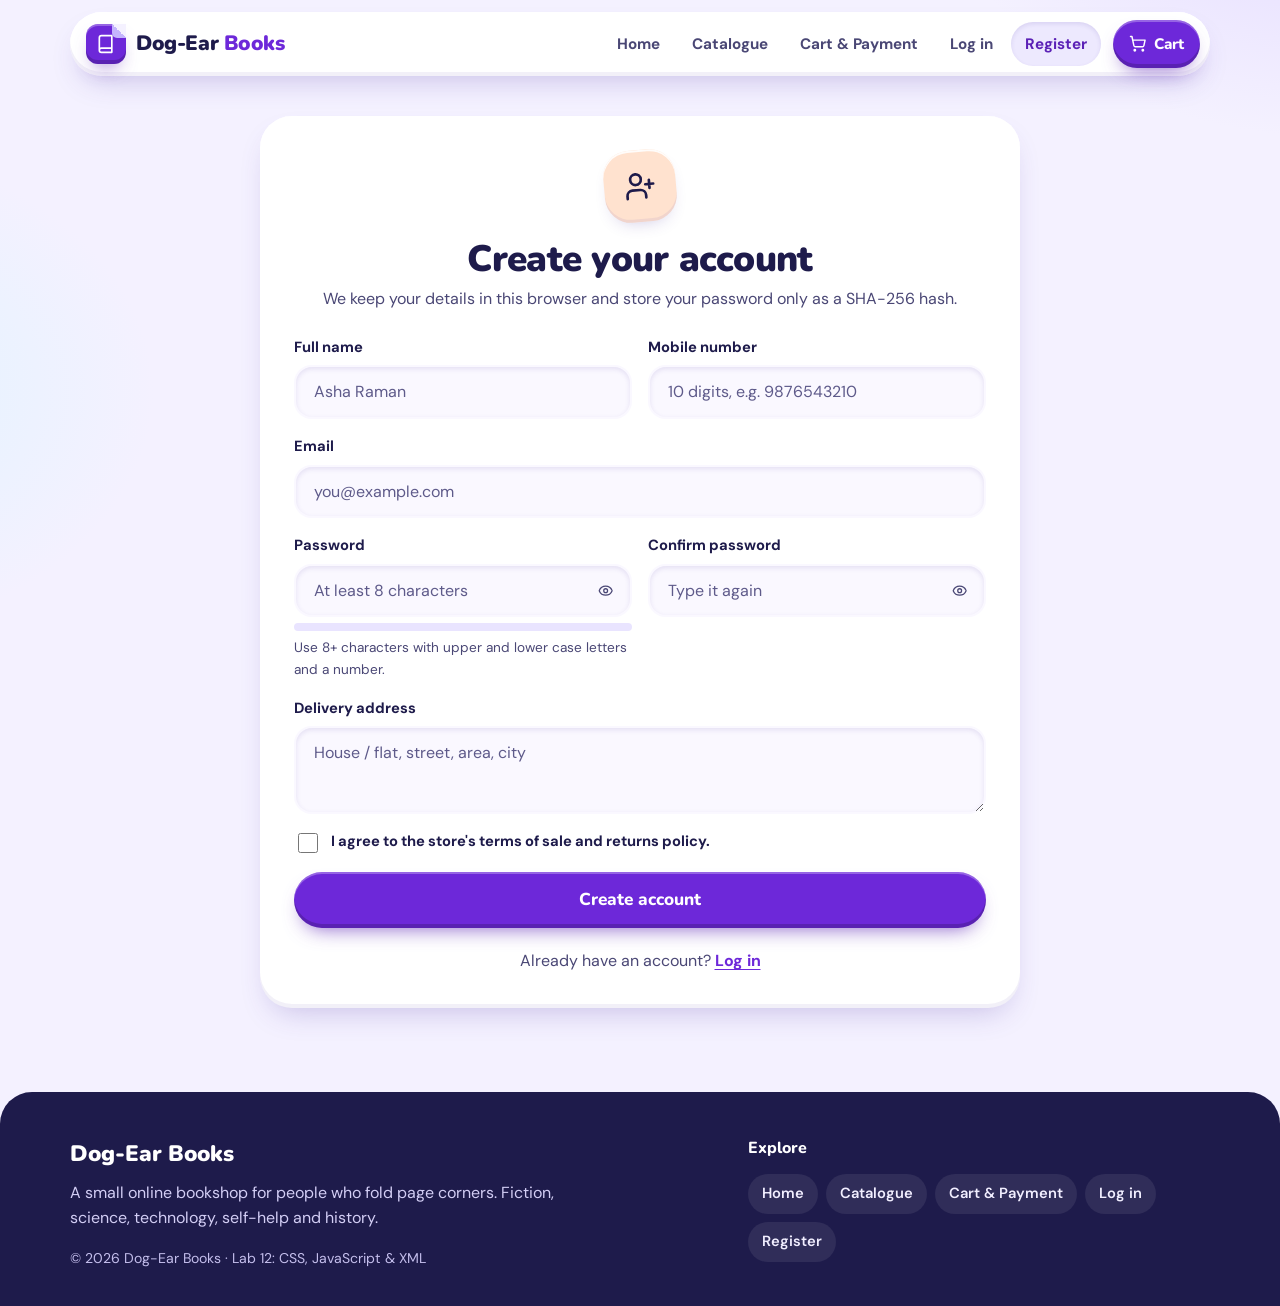
<file: register.html>
<!DOCTYPE html>
<html lang="en">
<head>
  <meta charset="UTF-8">
  <meta name="viewport" content="width=device-width, initial-scale=1">
  <title>Create account — Dog-Ear Books</title>
  <meta name="description" content="Create a Dog-Ear Books account.">
  <link rel="icon" href="data:image/svg+xml,%3Csvg xmlns='http://www.w3.org/2000/svg' viewBox='0 0 32 32'%3E%3Crect width='32' height='32' rx='9' fill='%236D28D9'/%3E%3Cpath d='M21 0h2a9 9 0 0 1 9 9v2z' fill='%23C4B5FD'/%3E%3Cpath d='M9 9h9a3 3 0 0 1 3 3v11H12a3 3 0 0 1-3-3z' fill='%23fff'/%3E%3C/svg%3E">
  <link rel="preconnect" href="https://fonts.googleapis.com">
  <link rel="preconnect" href="https://fonts.gstatic.com" crossorigin>
  <link href="https://fonts.googleapis.com/css2?family=DM+Sans:ital,wght@0,400;0,500;0,700;1,400&family=Nunito:wght@700;800;900&display=swap" rel="stylesheet">
  <link rel="stylesheet" href="css/style.css">
</head>
<body data-page="register">
  <a class="skip-link" href="#main-content">Skip to content</a>
  <header id="site-header"></header>

  <main id="main-content" class="auth-wrap">
    <div class="auth-card wide">
      <div class="auth-head">
        <div class="auth-icon" style="--tint: var(--peach);">
          <svg class="icon" viewBox="0 0 24 24" fill="none" stroke="currentColor" stroke-width="2" stroke-linecap="round" stroke-linejoin="round" aria-hidden="true"><path d="M16 21v-2a4 4 0 0 0-4-4H6a4 4 0 0 0-4 4v2"/><circle cx="9" cy="7" r="4"/><path d="M19 8v6M22 11h-6"/></svg>
        </div>
        <h1>Create your account</h1>
        <p>We keep your details in this browser and store your password only as a SHA-256 hash.</p>
      </div>

      <div class="alert alert-error" id="register-alert" role="alert" hidden></div>

      <form id="register-form" novalidate>
        <div class="field-row">
          <div class="field">
            <label for="fullname">Full name</label>
            <input class="input" id="fullname" name="fullname" type="text" autocomplete="name" placeholder="Asha Raman" aria-describedby="fullname-error" required>
            <span class="field-error" id="fullname-error"></span>
          </div>
          <div class="field">
            <label for="phone">Mobile number</label>
            <input class="input" id="phone" name="phone" type="tel" inputmode="numeric" autocomplete="tel-national" placeholder="10 digits, e.g. 9876543210" maxlength="11" aria-describedby="phone-error" required>
            <span class="field-error" id="phone-error"></span>
          </div>
        </div>

        <div class="field">
          <label for="email">Email</label>
          <input class="input" id="email" name="email" type="email" autocomplete="email" placeholder="you@example.com" aria-describedby="email-error" required>
          <span class="field-error" id="email-error"></span>
        </div>

        <div class="field-row">
          <div class="field">
            <label for="password">Password</label>
            <div class="pw-wrap">
              <input class="input" id="password" name="password" type="password" autocomplete="new-password" placeholder="At least 8 characters" aria-describedby="strength-label password-error" required>
              <button class="pw-toggle-btn" type="button" data-for="password" aria-label="Show password"></button>
            </div>
            <div class="meter" aria-hidden="true"><div class="meter-fill" id="strength-bar"></div></div>
            <span class="field-hint" id="strength-label">Use 8+ characters with upper and lower case letters and a number.</span>
            <span class="field-error" id="password-error"></span>
          </div>
          <div class="field">
            <label for="confirm">Confirm password</label>
            <div class="pw-wrap">
              <input class="input" id="confirm" name="confirm" type="password" autocomplete="new-password" placeholder="Type it again" aria-describedby="confirm-error" required>
              <button class="pw-toggle-btn" type="button" data-for="confirm" aria-label="Show password"></button>
            </div>
            <span class="field-error" id="confirm-error"></span>
          </div>
        </div>

        <div class="field">
          <label for="address">Delivery address</label>
          <textarea class="input" id="address" name="address" rows="2" autocomplete="street-address" placeholder="House / flat, street, area, city" aria-describedby="address-error" required></textarea>
          <span class="field-error" id="address-error"></span>
        </div>

        <div class="field">
          <label class="check" for="terms">
            <input type="checkbox" id="terms" aria-describedby="terms-error">
            <span>I agree to the store's terms of sale and returns policy.</span>
          </label>
          <span class="field-error" id="terms-error"></span>
        </div>

        <button class="btn btn-primary btn-block btn-lg" type="submit">Create account</button>
      </form>

      <p class="auth-foot">Already have an account? <a href="login.html">Log in</a></p>
    </div>
  </main>

  <footer id="site-footer"></footer>
  <script src="js/app.js"></script>
</body>
</html>
</file>
<file: css/style.css>
/* ==========================================================================
   Dog-Ear Books — Lab 12 (CSS + JS + XML online bookstore)
   Style: claymorphism — soft, chunky, rounded "clay" surfaces on a lavender
   ground. Fonts: Nunito (display) + DM Sans (body).
   ========================================================================== */

/* ---------- Design tokens ---------- */
:root {
  --bg: #F4F1FF;
  --bg-deep: #E9E4FF;
  --surface: #FFFFFF;
  --surface-2: #FAF8FF;
  --line: #E2DCFB;
  --line-strong: #CFC6F5;

  --ink: #1E1B4B;
  --ink-2: #4A4775;
  --ink-3: #5E5A8A;

  --primary: #6D28D9;
  --primary-hover: #5B21B6;
  --primary-soft: #EDE9FE;
  --on-primary: #FFFFFF;

  --mint: #CDF3E2;
  --peach: #FFE2CF;
  --sky: #D7ECFF;
  --pink: #FFDCEE;
  --butter: #FFF0BF;

  --success: #047857;
  --success-soft: #DDF7EC;
  --danger: #B42318;
  --danger-soft: #FFE4E1;
  --warn: #92400E;
  --info-soft: #E6F1FF;

  --font-display: "Nunito", "Segoe UI Rounded", system-ui, sans-serif;
  --font-body: "DM Sans", system-ui, -apple-system, "Segoe UI", sans-serif;

  --r-xl: 32px;
  --r-lg: 24px;
  --r-md: 18px;
  --r-sm: 12px;
  --r-pill: 999px;

  /* Clay: a soft outer drop + a bright inner highlight + a faint inner shade */
  --clay:
    0 14px 30px -12px rgba(76, 52, 160, 0.28),
    inset 0 2px 0 rgba(255, 255, 255, 0.9),
    inset 0 -4px 0 rgba(76, 52, 160, 0.07);
  --clay-sm:
    0 8px 18px -10px rgba(76, 52, 160, 0.32),
    inset 0 2px 0 rgba(255, 255, 255, 0.9),
    inset 0 -3px 0 rgba(76, 52, 160, 0.08);
  --clay-press:
    0 4px 10px -6px rgba(76, 52, 160, 0.35),
    inset 0 3px 6px rgba(76, 52, 160, 0.12);
  --clay-btn:
    0 10px 20px -10px rgba(91, 33, 182, 0.75),
    inset 0 2px 0 rgba(255, 255, 255, 0.28),
    inset 0 -4px 0 rgba(0, 0, 0, 0.18);

  --ease: cubic-bezier(0.22, 1, 0.36, 1);
  --container: 1180px;
}

/* ---------- Base ---------- */
*,
*::before,
*::after {
  box-sizing: border-box;
}

html {
  -webkit-text-size-adjust: 100%;
  scroll-behavior: smooth;
}

body {
  margin: 0;
  min-height: 100vh;
  display: flex;
  flex-direction: column;
  background-color: var(--bg);
  background-image:
    radial-gradient(42rem 28rem at 105% -10%, #E3DAFF 0%, transparent 60%),
    radial-gradient(36rem 26rem at -15% 30%, #DFF4FF 0%, transparent 60%);
  background-repeat: no-repeat;
  color: var(--ink);
  font-family: var(--font-body);
  font-size: 1rem;
  line-height: 1.6;
  overflow-wrap: anywhere;
}

main {
  flex: 1 0 auto;
  width: 100%;
}

h1,
h2,
h3,
h4 {
  font-family: var(--font-display);
  color: var(--ink);
  line-height: 1.15;
  margin: 0 0 0.4em;
  font-weight: 800;
  overflow-wrap: break-word;
}

h1 { font-size: clamp(2rem, 4.6vw, 3.4rem); font-weight: 900; letter-spacing: -0.02em; }
h2 { font-size: clamp(1.45rem, 2.6vw, 2rem); letter-spacing: -0.01em; }
h3 { font-size: 1.15rem; }

p { margin: 0 0 1em; }

a {
  color: var(--primary);
  text-underline-offset: 3px;
}
a:hover { color: var(--primary-hover); }

img, svg { max-width: 100%; }

code {
  font-family: ui-monospace, "Cascadia Code", Consolas, monospace;
  font-size: 0.88em;
  background: var(--primary-soft);
  color: var(--ink);
  padding: 0.1em 0.45em;
  border-radius: 6px;
}

.icon {
  width: 1.15em;
  height: 1.15em;
  flex-shrink: 0;
  vertical-align: middle;
}

:focus-visible {
  outline: 3px solid var(--primary);
  outline-offset: 3px;
  border-radius: 10px;
}

.sr-only {
  position: absolute !important;
  width: 1px;
  height: 1px;
  padding: 0;
  margin: -1px;
  overflow: hidden;
  clip: rect(0, 0, 0, 0);
  white-space: nowrap;
  border: 0;
}

.skip-link {
  position: absolute;
  left: 16px;
  top: -60px;
  z-index: 100;
  background: var(--primary);
  color: var(--on-primary);
  padding: 10px 18px;
  border-radius: var(--r-pill);
  font-weight: 700;
  text-decoration: none;
  transition: top 0.2s var(--ease);
}
.skip-link:focus { top: 12px; color: var(--on-primary); }

.container {
  width: 100%;
  max-width: var(--container);
  margin-inline: auto;
  padding-inline: 20px;
}

.muted { color: var(--ink-2); }

/* ---------- Clay surfaces ---------- */
.clay {
  background: var(--surface);
  border: 2px solid var(--surface);
  border-radius: var(--r-lg);
  box-shadow: var(--clay);
  min-width: 0;
}

/* ---------- Buttons ---------- */
.btn {
  display: inline-flex;
  align-items: center;
  justify-content: center;
  gap: 10px;
  min-height: 48px;
  padding: 12px 24px;
  border: 0;
  border-radius: var(--r-pill);
  font-family: var(--font-display);
  font-size: 1rem;
  font-weight: 800;
  line-height: 1.2;
  text-decoration: none;
  text-align: center;
  cursor: pointer;
  transition: transform 0.2s var(--ease), box-shadow 0.2s var(--ease), background-color 0.2s var(--ease);
}
.btn:active:not(:disabled) { transform: translateY(2px) scale(0.98); }

.btn-primary {
  background: var(--primary);
  color: var(--on-primary);
  box-shadow: var(--clay-btn);
}
.btn-primary:hover:not(:disabled) {
  background: var(--primary-hover);
  color: var(--on-primary);
  transform: translateY(-2px);
}

.btn-soft {
  background: var(--surface);
  color: var(--ink);
  box-shadow: var(--clay-sm);
}
.btn-soft:hover:not(:disabled) {
  background: var(--primary-soft);
  color: var(--ink);
  transform: translateY(-2px);
}

.btn:disabled {
  cursor: not-allowed;
  background: #E7E4F3;
  color: #55527A;
  box-shadow: inset 0 2px 4px rgba(76, 52, 160, 0.12);
}

.btn-block { width: 100%; }
.btn-lg { min-height: 56px; font-size: 1.08rem; padding: 14px 28px; }

/* ---------- Pills / badges ---------- */
.pill {
  display: inline-flex;
  align-items: center;
  gap: 6px;
  padding: 4px 12px;
  border-radius: var(--r-pill);
  font-size: 0.8rem;
  font-weight: 700;
  line-height: 1.4;
  color: var(--ink);
  background: var(--primary-soft);
  white-space: nowrap;
}
.pill-mint { background: var(--mint); }
.pill-peach { background: var(--peach); }
.pill-sky { background: var(--sky); }
.pill-pink { background: var(--pink); }
.pill-butter { background: var(--butter); }
.pill-solid { background: var(--primary); color: var(--on-primary); }

.eyebrow {
  display: inline-flex;
  align-items: center;
  gap: 8px;
  padding: 6px 14px 6px 8px;
  border-radius: var(--r-pill);
  background: var(--surface);
  box-shadow: var(--clay-sm);
  font-size: 0.85rem;
  font-weight: 700;
  color: var(--ink-2);
  margin-bottom: 18px;
}
.eyebrow-dot {
  width: 22px;
  height: 22px;
  border-radius: 50%;
  background: var(--mint);
  display: inline-grid;
  place-items: center;
  color: var(--success);
}
.eyebrow-dot .icon { width: 14px; height: 14px; }

/* ==========================================================================
   Header
   ========================================================================== */
.site-header {
  position: sticky;
  top: 0;
  z-index: 50;
  padding: 12px 0;
}

.header-bar {
  position: relative;
  display: flex;
  align-items: center;
  gap: 12px;
  min-height: 64px;
  padding: 8px 10px 8px 16px;
  background: rgba(255, 255, 255, 0.96);
  border-radius: var(--r-pill);
  box-shadow: var(--clay);
}

.brand {
  display: inline-flex;
  align-items: center;
  gap: 10px;
  text-decoration: none;
  color: var(--ink);
  font-family: var(--font-display);
  font-weight: 900;
  font-size: 1.3rem;
  letter-spacing: -0.02em;
  flex-shrink: 0;
  min-width: 0;
}
.brand:hover { color: var(--ink); }

.brand-mark {
  position: relative;
  width: 40px;
  height: 40px;
  border-radius: 12px 4px 12px 12px;
  background: var(--primary);
  box-shadow: var(--clay-btn);
  display: grid;
  place-items: center;
  color: var(--on-primary);
  flex-shrink: 0;
}
.brand-mark::after {
  /* the dog-eared corner */
  content: "";
  position: absolute;
  top: 0;
  right: 0;
  width: 14px;
  height: 14px;
  background: linear-gradient(225deg, var(--bg) 50%, #C4B5FD 50%);
  border-bottom-left-radius: 5px;
}
.brand-mark .icon { width: 20px; height: 20px; }
.brand-name span { color: var(--primary); }

.site-nav {
  display: flex;
  align-items: center;
  gap: 4px;
  margin-left: auto;
}

.nav-link {
  display: inline-flex;
  align-items: center;
  min-height: 44px;
  padding: 8px 14px;
  border: 0;
  border-radius: var(--r-pill);
  background: transparent;
  color: var(--ink-2);
  font-family: var(--font-body);
  font-size: 0.95rem;
  font-weight: 700;
  text-decoration: none;
  cursor: pointer;
  white-space: nowrap;
  transition: background-color 0.2s var(--ease), color 0.2s var(--ease);
}
.nav-link:hover {
  background: var(--primary-soft);
  color: var(--ink);
}
.nav-link[aria-current="page"] {
  background: var(--primary-soft);
  color: var(--primary-hover);
  box-shadow: inset 0 2px 4px rgba(76, 52, 160, 0.12);
}

.nav-greeting {
  display: inline-flex;
  align-items: center;
  gap: 8px;
  padding: 4px 12px 4px 4px;
  font-weight: 700;
  font-size: 0.95rem;
  color: var(--ink);
  white-space: nowrap;
}
.nav-avatar {
  width: 32px;
  height: 32px;
  border-radius: 50%;
  background: var(--peach);
  display: grid;
  place-items: center;
  font-family: var(--font-display);
  font-weight: 900;
  font-size: 0.85rem;
}

.header-tools {
  display: flex;
  align-items: center;
  gap: 8px;
  flex-shrink: 0;
}

.cart-btn,
.menu-btn {
  position: relative;
  display: inline-flex;
  align-items: center;
  justify-content: center;
  gap: 8px;
  min-width: 48px;
  min-height: 48px;
  padding: 0 16px;
  border: 0;
  border-radius: var(--r-pill);
  background: var(--primary);
  color: var(--on-primary);
  font-family: var(--font-display);
  font-weight: 800;
  font-size: 0.95rem;
  text-decoration: none;
  cursor: pointer;
  box-shadow: var(--clay-btn);
  transition: transform 0.2s var(--ease), background-color 0.2s var(--ease);
}
.cart-btn:hover { background: var(--primary-hover); color: var(--on-primary); transform: translateY(-1px); }

.cart-badge {
  display: inline-grid;
  place-items: center;
  min-width: 24px;
  height: 24px;
  padding: 0 6px;
  border-radius: var(--r-pill);
  background: var(--butter);
  color: var(--ink);
  font-size: 0.78rem;
  font-weight: 900;
}
.cart-badge[hidden] { display: none; }

.menu-btn {
  display: none;
  padding: 0;
  background: var(--primary-soft);
  color: var(--ink);
  box-shadow: var(--clay-sm);
}

@media (max-width: 900px) {
  .menu-btn { display: inline-flex; }
  .header-tools { margin-left: auto; }
  .site-nav {
    display: none;
    position: absolute;
    top: calc(100% + 10px);
    left: 0;
    right: 0;
    flex-direction: column;
    align-items: stretch;
    gap: 4px;
    padding: 10px;
    background: var(--surface);
    border-radius: var(--r-lg);
    box-shadow: var(--clay);
  }
  .site-nav.open { display: flex; }
  .nav-link { justify-content: flex-start; padding: 12px 16px; }
  .nav-greeting { padding: 8px 12px; }
}

@media (max-width: 420px) {
  .header-bar { padding-left: 10px; gap: 8px; }
  .brand { font-size: 1.1rem; gap: 8px; }
  .brand-mark { width: 36px; height: 36px; }
  .cart-btn { padding: 0 12px; }
  .cart-label { display: none; }
}
@media (max-width: 360px) {
  .container { padding-inline: 12px; }
  .header-bar { padding: 6px 6px 6px 8px; gap: 6px; }
  .header-tools { gap: 6px; }
  .brand { font-size: 1rem; gap: 6px; }
  .brand-mark { width: 32px; height: 32px; border-radius: 10px 3px 10px 10px; }
  .brand-mark .icon { width: 17px; height: 17px; }
  .cart-btn, .menu-btn { min-width: 44px; min-height: 44px; }
  .cart-btn { padding: 0 10px; gap: 4px; }
}

/* ==========================================================================
   Footer
   ========================================================================== */
.site-footer {
  margin-top: 72px;
  background: var(--ink);
  color: #E4E0FF;
  border-radius: var(--r-xl) var(--r-xl) 0 0;
}
.footer-inner {
  display: grid;
  grid-template-columns: minmax(0, 1.4fr) minmax(0, 1fr);
  gap: 32px;
  padding-block: 44px 36px;
}
.footer-brand {
  font-family: var(--font-display);
  font-weight: 900;
  font-size: 1.4rem;
  color: #FFFFFF;
  display: block;
  margin-bottom: 8px;
}
.footer-text { color: #D3CEF5; max-width: 46ch; }
.footer-small { color: #C4BEEC; font-size: 0.88rem; margin: 0; }
.footer-links {
  display: flex;
  flex-wrap: wrap;
  gap: 8px;
  align-content: start;
}
.footer-heading {
  flex-basis: 100%;
  font-family: var(--font-display);
  font-weight: 800;
  color: #FFFFFF;
  margin-bottom: 4px;
}
.footer-links a {
  display: inline-flex;
  align-items: center;
  min-height: 40px;
  padding: 6px 14px;
  border-radius: var(--r-pill);
  background: rgba(255, 255, 255, 0.08);
  color: #F1EEFF;
  text-decoration: none;
  font-weight: 600;
  font-size: 0.92rem;
}
.footer-links a:hover { background: rgba(255, 255, 255, 0.16); color: #FFFFFF; }
.site-footer :focus-visible { outline-color: var(--butter); }

@media (max-width: 720px) {
  .footer-inner { grid-template-columns: minmax(0, 1fr); }
}

/* ==========================================================================
   Book cover (pure CSS, from each book's XML colours)
   ========================================================================== */
.cover {
  position: relative;
  aspect-ratio: 3 / 4;
  width: 100%;
  border-radius: 10px 18px 18px 10px;
  background: linear-gradient(160deg, var(--c1) 0%, var(--c1) 30%, var(--c2) 100%);
  box-shadow:
    0 12px 22px -12px rgba(30, 27, 75, 0.55),
    inset 8px 0 0 rgba(0, 0, 0, 0.16),
    inset 10px 0 0 rgba(255, 255, 255, 0.12),
    inset 0 -6px 0 rgba(0, 0, 0, 0.12);
  overflow: hidden;
  display: flex;
  flex-direction: column;
  justify-content: space-between;
  padding: 12% 10% 10% 15%;
  isolation: isolate;
  container-type: inline-size;
}
.cover::before {
  /* scrim so the title stays readable on every gradient */
  content: "";
  position: absolute;
  inset: 0;
  z-index: -1;
  background: linear-gradient(180deg, rgba(20, 14, 52, 0.42) 0%, rgba(20, 14, 52, 0.1) 55%, transparent 75%);
}
.cover::after {
  /* the dog-eared top-right corner */
  content: "";
  position: absolute;
  top: 0;
  right: 0;
  width: 20%;
  aspect-ratio: 1;
  background: linear-gradient(225deg, var(--surface) 50%, rgba(255, 255, 255, 0.7) 50%);
  border-bottom-left-radius: 8px;
  box-shadow: -2px 2px 4px rgba(0, 0, 0, 0.18);
}
.cover-title {
  font-family: var(--font-display);
  font-weight: 900;
  color: #FFFFFF;
  font-size: clamp(0.45rem, 13cqi, 1.6rem);
  line-height: 1.1;
  margin: 0;
  padding-right: 12%;
  text-shadow: 0 2px 6px rgba(0, 0, 0, 0.45);
  overflow-wrap: normal;
  word-break: normal;
}
.cover-author {
  align-self: flex-start;
  max-width: 100%;
  padding: 3px 9px;
  border-radius: var(--r-pill);
  background: rgba(255, 255, 255, 0.94);
  color: var(--ink);
  font-size: clamp(0.62rem, 7cqi, 0.85rem);
  font-weight: 700;
  line-height: 1.3;
  white-space: nowrap;
  overflow: hidden;
  text-overflow: ellipsis;
}

/* ==========================================================================
   Book cards
   ========================================================================== */
.book-grid {
  display: grid;
  grid-template-columns: repeat(auto-fill, minmax(min(100%, 230px), 1fr));
  gap: 24px;
}

.book-card {
  display: flex;
  flex-direction: column;
  gap: 14px;
  padding: 16px;
  background: var(--surface);
  border-radius: var(--r-lg);
  box-shadow: var(--clay);
  min-width: 0;
  transition: transform 0.25s var(--ease), box-shadow 0.25s var(--ease);
}
.book-card:hover { transform: translateY(-4px); }

.book-card-cover {
  position: relative;
  padding: 50px 18% 8px;
  border-radius: var(--r-md);
  background: var(--tint, var(--primary-soft));
  box-shadow: inset 0 3px 6px rgba(76, 52, 160, 0.08);
}
.book-card-cover .cover { transition: transform 0.3s var(--ease); }
.book-card:hover .book-card-cover .cover { transform: rotate(-2deg) translateY(-3px); }

.book-card-tags {
  position: absolute;
  top: 10px;
  left: 10px;
  right: 10px;
  display: flex;
  justify-content: space-between;
  gap: 6px;
  pointer-events: none;
}
.book-card-tags .pill { box-shadow: 0 4px 10px -6px rgba(30, 27, 75, 0.5); }

.book-card-body {
  display: flex;
  flex-direction: column;
  gap: 4px;
  flex: 1;
  min-width: 0;
}
.book-card-title {
  font-size: 1.12rem;
  margin: 0;
}
.book-card-title a {
  color: var(--ink);
  text-decoration: none;
}
.book-card-title a:hover { color: var(--primary); text-decoration: underline; }
.book-card-author { margin: 0; color: var(--ink-2); font-size: 0.92rem; }
.book-card-blurb {
  margin: 4px 0 0;
  color: var(--ink-2);
  font-size: 0.9rem;
  display: -webkit-box;
  -webkit-line-clamp: 3;
  -webkit-box-orient: vertical;
  overflow: hidden;
}

.price-row {
  display: flex;
  align-items: center;
  flex-wrap: wrap;
  gap: 6px 10px;
  margin-top: auto;
  padding-top: 10px;
}
.price {
  font-family: var(--font-display);
  font-weight: 900;
  font-size: 1.35rem;
  color: var(--ink);
}
.price-mrp {
  color: var(--ink-3);
  text-decoration: line-through;
  font-size: 0.9rem;
}
.rating {
  margin-left: auto;
  display: inline-flex;
  align-items: center;
  gap: 4px;
  padding: 3px 10px;
  border-radius: var(--r-pill);
  background: var(--butter);
  font-weight: 800;
  font-size: 0.85rem;
  color: var(--ink);
}
.rating .icon { width: 14px; height: 14px; color: #A15C00; fill: currentColor; }

.stock {
  display: inline-flex;
  align-items: center;
  gap: 6px;
  font-size: 0.85rem;
  font-weight: 700;
}
.stock::before {
  content: "";
  width: 8px;
  height: 8px;
  border-radius: 50%;
  background: currentColor;
}
.stock-in { color: var(--success); }
.stock-low { color: var(--warn); }
.stock-out { color: var(--danger); }

.book-card .btn { margin-top: 4px; }

/* Loading skeletons */
.skeleton {
  padding: 16px;
  border-radius: var(--r-lg);
  background: var(--surface);
  box-shadow: var(--clay);
}
.skeleton div {
  border-radius: 12px;
  background: linear-gradient(90deg, #EFEBFF 25%, #F8F6FF 50%, #EFEBFF 75%);
  background-size: 200% 100%;
  animation: shimmer 1.4s linear infinite;
}
.sk-cover { aspect-ratio: 1 / 1; margin-bottom: 14px; }
.sk-line { height: 14px; margin-bottom: 10px; }
.sk-short { width: 60%; }
.sk-btn { height: 48px; border-radius: var(--r-pill) !important; margin-top: 12px; }
@keyframes shimmer { to { background-position: -200% 0; } }

/* ==========================================================================
   Home
   ========================================================================== */
.hero { padding: 28px 0 24px; overflow-x: clip; }
.hero-grid {
  display: grid;
  grid-template-columns: minmax(0, 1.15fr) minmax(0, 1fr);
  gap: 40px;
  align-items: center;
}
.hero h1 { margin-bottom: 16px; }
.hero h1 .hl {
  color: var(--primary);
  background: linear-gradient(transparent 62%, var(--butter) 62%);
  border-radius: 6px;
  padding: 0 4px;
}
.hero-lead {
  font-size: 1.12rem;
  color: var(--ink-2);
  max-width: 50ch;
  margin-bottom: 26px;
}

.search-pill {
  display: flex;
  align-items: center;
  gap: 8px;
  padding: 6px 6px 6px 18px;
  background: var(--surface);
  border-radius: var(--r-pill);
  box-shadow: var(--clay);
  max-width: 560px;
}
.search-pill > .icon { color: var(--ink-3); }
.search-pill input {
  flex: 1;
  min-width: 0;
  min-height: 48px;
  border: 0;
  background: transparent;
  font: inherit;
  font-size: 1rem;
  color: var(--ink);
}
.search-pill input::placeholder { color: var(--ink-3); }
.search-pill input:focus { outline: none; }
.search-pill:focus-within { box-shadow: var(--clay), 0 0 0 3px var(--primary); }

.hero-perks {
  display: flex;
  flex-wrap: wrap;
  gap: 10px;
  margin-top: 22px;
}
.hero-perks .pill { padding: 8px 14px; font-size: 0.88rem; }

.pick-card {
  position: relative;
  padding: 26px;
  background: var(--surface);
  border-radius: var(--r-xl);
  box-shadow: var(--clay);
  min-width: 0;
}
.pick-card::before {
  content: "";
  position: absolute;
  inset: auto -14px -14px auto;
  width: 120px;
  height: 120px;
  border-radius: 40px;
  background: var(--mint);
  z-index: -1;
  transform: rotate(12deg);
}
.pick-head {
  display: flex;
  align-items: center;
  justify-content: space-between;
  gap: 10px;
  flex-wrap: wrap;
  margin-bottom: 18px;
}
.pick-inner {
  display: grid;
  grid-template-columns: minmax(0, 150px) minmax(0, 1fr);
  gap: 22px;
  align-items: start;
}
.pick-cover {
  padding: 14px 12px 8px;
  border-radius: var(--r-md);
  background: var(--peach);
  box-shadow: inset 0 3px 6px rgba(76, 52, 160, 0.08);
}
.pick-title { font-size: 1.6rem; margin-bottom: 4px; }
.pick-author { color: var(--ink-2); margin-bottom: 10px; }
.pick-blurb { color: var(--ink-2); font-size: 0.95rem; }
.pick-card .price-row { margin: 0 0 16px; padding-top: 0; }
.pick-card .rating { margin-left: 0; }

.section { padding: 44px 0 8px; }
.section-head {
  display: flex;
  align-items: flex-end;
  justify-content: space-between;
  gap: 12px 24px;
  flex-wrap: wrap;
  margin-bottom: 24px;
}
.section-head h2 { margin: 0; }
.section-head p { margin: 4px 0 0; color: var(--ink-2); }
.link-arrow {
  display: inline-flex;
  align-items: center;
  gap: 6px;
  min-height: 44px;
  font-weight: 800;
  font-family: var(--font-display);
  text-decoration: none;
}
.link-arrow:hover .icon { transform: translateX(3px); }
.link-arrow .icon { transition: transform 0.2s var(--ease); }

.shelf-grid {
  display: grid;
  grid-template-columns: repeat(5, minmax(0, 1fr));
  gap: 18px;
}
@media (max-width: 860px) {
  /* a swipeable row of tiles instead of a 4 + 1 or 2 + 2 + 1 grid */
  .shelf-grid {
    grid-template-columns: none;
    grid-auto-flow: column;
    grid-auto-columns: minmax(150px, 1fr);
    overflow-x: auto;
    scroll-snap-type: x mandatory;
    padding: 6px 4px 18px;
    margin: -6px -4px 0;
  }
  .shelf-tile { scroll-snap-align: start; }
}
.shelf-tile {
  display: flex;
  flex-direction: column;
  gap: 14px;
  padding: 20px;
  border-radius: var(--r-lg);
  background: var(--tint, var(--surface));
  box-shadow: var(--clay);
  color: var(--ink);
  text-decoration: none;
  min-width: 0;
  transition: transform 0.25s var(--ease);
}
.shelf-tile:hover { transform: translateY(-4px) rotate(-1deg); color: var(--ink); }
.shelf-icon {
  width: 48px;
  height: 48px;
  border-radius: 16px;
  background: rgba(255, 255, 255, 0.85);
  display: grid;
  place-items: center;
  box-shadow: var(--clay-sm);
}
.shelf-icon .icon { width: 24px; height: 24px; color: var(--primary-hover); }
.shelf-name { font-family: var(--font-display); font-weight: 900; font-size: 1.2rem; margin: 0; }
.shelf-count { font-size: 0.9rem; font-weight: 700; color: var(--ink-2); }

.perk-grid {
  display: grid;
  grid-template-columns: repeat(auto-fit, minmax(min(100%, 260px), 1fr));
  gap: 20px;
}
.perk-card {
  display: flex;
  gap: 16px;
  align-items: flex-start;
  padding: 22px;
  border-radius: var(--r-lg);
  background: var(--surface);
  box-shadow: var(--clay);
  min-width: 0;
}
.perk-icon {
  width: 52px;
  height: 52px;
  border-radius: 18px;
  display: grid;
  place-items: center;
  background: var(--tint, var(--primary-soft));
  flex-shrink: 0;
  color: var(--ink);
}
.perk-icon .icon { width: 24px; height: 24px; }
.perk-card h3 { margin-bottom: 4px; }
.perk-card p { margin: 0; color: var(--ink-2); font-size: 0.94rem; }

@media (max-width: 900px) {
  .hero-grid { grid-template-columns: minmax(0, 1fr); gap: 28px; }
}
@media (max-width: 480px) {
  .pick-card { padding: 18px; }
  .pick-inner { grid-template-columns: minmax(0, 110px) minmax(0, 1fr); gap: 14px; }
  .pick-title { font-size: 1.3rem; }
  .pick-blurb { display: none; }
}

/* ==========================================================================
   Page heading (inner pages)
   ========================================================================== */
.page-head { padding: 28px 0 20px; }
.page-head h1 { font-size: clamp(1.9rem, 4vw, 2.8rem); margin-bottom: 6px; }
.page-head p { color: var(--ink-2); margin: 0; max-width: 62ch; }

/* ==========================================================================
   Catalogue
   ========================================================================== */
.toolbar {
  display: flex;
  flex-direction: column;
  gap: 16px;
  padding: 18px;
  margin-bottom: 18px;
  background: var(--surface);
  border-radius: var(--r-lg);
  box-shadow: var(--clay);
}
.toolbar-row {
  display: grid;
  grid-template-columns: minmax(0, 1fr) auto;
  gap: 12px;
}
.toolbar .search-pill {
  max-width: none;
  background: var(--surface-2);
  box-shadow: inset 0 2px 5px rgba(76, 52, 160, 0.12);
  padding-right: 18px;
}
.toolbar .search-pill:focus-within { box-shadow: inset 0 2px 5px rgba(76, 52, 160, 0.12), 0 0 0 3px var(--primary); }

.select {
  appearance: none;
  min-height: 52px;
  padding: 0 44px 0 18px;
  border: 0;
  border-radius: var(--r-pill);
  background-color: var(--surface-2);
  background-image: url("data:image/svg+xml,%3Csvg xmlns='http://www.w3.org/2000/svg' viewBox='0 0 24 24' fill='none' stroke='%231E1B4B' stroke-width='2.5' stroke-linecap='round'%3E%3Cpath d='m6 9 6 6 6-6'/%3E%3C/svg%3E");
  background-repeat: no-repeat;
  background-position: right 16px center;
  background-size: 18px;
  box-shadow: inset 0 2px 5px rgba(76, 52, 160, 0.12);
  font: inherit;
  font-weight: 700;
  color: var(--ink);
  cursor: pointer;
  max-width: 100%;
}

.chip-row {
  display: flex;
  flex-wrap: wrap;
  gap: 8px;
}
.chip {
  min-height: 44px;
  padding: 8px 18px;
  border: 0;
  border-radius: var(--r-pill);
  background: var(--surface-2);
  color: var(--ink-2);
  font: inherit;
  font-weight: 700;
  font-size: 0.92rem;
  cursor: pointer;
  box-shadow: var(--clay-sm);
  transition: background-color 0.2s var(--ease), color 0.2s var(--ease), transform 0.2s var(--ease);
}
.chip:hover { background: var(--primary-soft); color: var(--ink); }
.chip[aria-pressed="true"] {
  background: var(--primary);
  color: var(--on-primary);
  box-shadow: var(--clay-btn);
}

.result-line {
  font-weight: 700;
  color: var(--ink-2);
  margin: 0 0 18px;
}

@media (max-width: 560px) {
  .toolbar-row { grid-template-columns: minmax(0, 1fr); }
  .select { width: 100%; }
}

/* ---------- Empty states & notices ---------- */
.empty {
  grid-column: 1 / -1;
  text-align: center;
  padding: 48px 24px;
  background: var(--surface);
  border-radius: var(--r-xl);
  box-shadow: var(--clay);
}
.empty-blob {
  width: 84px;
  height: 84px;
  margin: 0 auto 18px;
  border-radius: 30px;
  background: var(--peach);
  display: grid;
  place-items: center;
  box-shadow: var(--clay-sm);
  transform: rotate(-6deg);
}
.empty-blob .icon { width: 38px; height: 38px; color: var(--ink); }
.empty p { color: var(--ink-2); max-width: 46ch; margin: 0 auto 22px; }

.alert {
  display: flex;
  gap: 12px;
  align-items: flex-start;
  padding: 14px 16px;
  border-radius: var(--r-md);
  margin-bottom: 18px;
  font-size: 0.95rem;
  color: var(--ink);
  background: var(--info-soft);
}
.alert[hidden] { display: none; }
.alert .icon { margin-top: 3px; }
.alert-success { background: var(--success-soft); }
.alert-success .icon { color: var(--success); }
.alert-error { background: var(--danger-soft); }
.alert-error .icon { color: var(--danger); }
.alert-info .icon { color: #1D4ED8; }

/* ---------- Toasts ---------- */
.toast-region {
  position: fixed;
  left: 50%;
  bottom: 20px;
  transform: translateX(-50%);
  z-index: 90;
  display: flex;
  flex-direction: column;
  gap: 8px;
  width: min(440px, calc(100% - 32px));
  pointer-events: none;
}
.toast {
  pointer-events: auto;
  display: flex;
  align-items: center;
  gap: 10px;
  padding: 14px 18px;
  border-radius: var(--r-md);
  background: var(--ink);
  color: #FFFFFF;
  box-shadow: 0 16px 30px -12px rgba(30, 27, 75, 0.6);
  font-size: 0.95rem;
  animation: toast-in 0.3s var(--ease);
}
.toast .icon { color: var(--mint); }
.toast a { color: var(--butter); font-weight: 700; }
.toast.fade-out { opacity: 0; transform: translateY(6px); transition: opacity 0.2s ease, transform 0.2s ease; }
@keyframes toast-in { from { opacity: 0; transform: translateY(10px) scale(0.98); } }

/* ==========================================================================
   Forms
   ========================================================================== */
.field { display: flex; flex-direction: column; gap: 6px; margin-bottom: 16px; min-width: 0; }
.field > label,
.field-label {
  font-weight: 700;
  font-size: 0.92rem;
  color: var(--ink);
}
.input {
  width: 100%;
  min-height: 52px;
  padding: 12px 18px;
  border: 2px solid transparent;
  border-radius: var(--r-md);
  background: var(--surface-2);
  box-shadow: inset 0 2px 5px rgba(76, 52, 160, 0.12);
  font: inherit;
  color: var(--ink);
  transition: border-color 0.2s var(--ease), background-color 0.2s var(--ease);
}
textarea.input { min-height: 88px; resize: vertical; }
.input::placeholder { color: var(--ink-3); }
.input:focus {
  outline: none;
  border-color: var(--primary);
  background: var(--surface);
}
.input[aria-invalid="true"] {
  border-color: var(--danger);
  background: #FFF8F7;
}
.input-mono { font-family: ui-monospace, "Cascadia Code", Consolas, monospace; letter-spacing: 0.04em; }

.field-row {
  display: grid;
  grid-template-columns: repeat(2, minmax(0, 1fr));
  gap: 0 16px;
}
@media (max-width: 600px) {
  .field-row { grid-template-columns: minmax(0, 1fr); }
}

.field-hint { font-size: 0.85rem; color: var(--ink-2); }
.field-error {
  display: flex;
  align-items: center;
  gap: 6px;
  font-size: 0.86rem;
  font-weight: 700;
  color: var(--danger);
}
.field-error:empty { display: none; }
.field-error .icon { width: 16px; height: 16px; }

.pw-wrap { position: relative; }
.pw-wrap .input { padding-right: 56px; }
.pw-toggle-btn {
  position: absolute;
  right: 4px;
  top: 50%;
  transform: translateY(-50%);
  width: 44px;
  height: 44px;
  border: 0;
  border-radius: 14px;
  background: transparent;
  color: var(--ink-2);
  cursor: pointer;
  display: grid;
  place-items: center;
}
.pw-toggle-btn:hover { background: var(--primary-soft); color: var(--ink); }

.meter {
  height: 8px;
  border-radius: var(--r-pill);
  background: var(--bg-deep);
  overflow: hidden;
}
.meter-fill {
  height: 100%;
  width: 0;
  border-radius: inherit;
  transition: width 0.3s var(--ease), background-color 0.3s var(--ease);
}

.check {
  display: flex;
  align-items: flex-start;
  gap: 10px;
  font-size: 0.95rem;
  cursor: pointer;
}
.check input {
  width: 20px;
  height: 20px;
  margin-top: 3px;
  accent-color: var(--primary);
  flex-shrink: 0;
}

/* ---------- Auth pages ---------- */
.auth-wrap {
  display: grid;
  place-items: center;
  padding: 28px 20px 12px;
}
.auth-card {
  width: 100%;
  max-width: 470px;
  padding: 34px;
  background: var(--surface);
  border-radius: var(--r-xl);
  box-shadow: var(--clay);
}
.auth-card.wide { max-width: 760px; }
.auth-head { text-align: center; margin-bottom: 24px; }
.auth-icon {
  width: 72px;
  height: 72px;
  margin: 0 auto 16px;
  border-radius: 26px;
  display: grid;
  place-items: center;
  background: var(--tint, var(--sky));
  box-shadow: var(--clay-sm);
  transform: rotate(-5deg);
}
.auth-icon .icon { width: 32px; height: 32px; color: var(--ink); }
.auth-head h1 { font-size: clamp(1.8rem, 4vw, 2.3rem); margin-bottom: 6px; }
.auth-head p { color: var(--ink-2); margin: 0; }
.auth-foot { text-align: center; margin: 20px 0 0; color: var(--ink-2); }
.auth-foot a { font-weight: 700; }

.demo-box {
  margin-top: 20px;
  padding: 16px 18px;
  border-radius: var(--r-md);
  background: var(--mint);
  font-size: 0.92rem;
  color: var(--ink);
}
.demo-box code { background: rgba(255, 255, 255, 0.75); }

@media (max-width: 480px) {
  .auth-card { padding: 24px 18px; }
}

/* ==========================================================================
   Cart & payment
   ========================================================================== */
.checkout-grid {
  display: grid;
  grid-template-columns: minmax(0, 1.6fr) minmax(0, 1fr);
  gap: 24px;
  align-items: start;
}
.checkout-grid[hidden] { display: none; }
.checkout-main { display: flex; flex-direction: column; gap: 24px; min-width: 0; }
.checkout-side { position: sticky; top: 104px; min-width: 0; }

.panel {
  padding: 26px;
  background: var(--surface);
  border-radius: var(--r-xl);
  box-shadow: var(--clay);
  min-width: 0;
}
.panel-head {
  display: flex;
  align-items: center;
  gap: 12px;
  margin-bottom: 20px;
}
.panel-head h2 { margin: 0; font-size: 1.4rem; }
.step-num {
  width: 38px;
  height: 38px;
  border-radius: 14px;
  display: grid;
  place-items: center;
  background: var(--tint, var(--primary-soft));
  font-family: var(--font-display);
  font-weight: 900;
  color: var(--ink);
  box-shadow: var(--clay-sm);
  flex-shrink: 0;
}
.panel h3 { font-size: 1.1rem; margin-bottom: 14px; }
.divider { height: 2px; border: 0; background: var(--line); margin: 24px 0; border-radius: 2px; }

.line-item {
  display: grid;
  grid-template-columns: 76px minmax(0, 1fr) auto;
  gap: 16px;
  align-items: center;
  padding: 14px;
  border-radius: var(--r-md);
  background: var(--surface-2);
}
.line-item + .line-item { margin-top: 12px; }
.line-item .cover { padding: 14% 8% 10% 16%; border-radius: 6px 12px 12px 6px; }
.line-item .cover-author { display: none; }
.line-title { font-size: 1.05rem; margin: 0 0 2px; }
.line-meta { margin: 0 0 10px; color: var(--ink-2); font-size: 0.9rem; }
.line-actions { display: flex; align-items: center; gap: 10px; flex-wrap: wrap; }
.line-total {
  text-align: right;
  font-family: var(--font-display);
  font-weight: 900;
  font-size: 1.15rem;
}
.line-total small {
  display: block;
  font-family: var(--font-body);
  font-weight: 600;
  font-size: 0.78rem;
  color: var(--ink-2);
}

.stepper {
  display: inline-flex;
  align-items: center;
  gap: 4px;
  padding: 4px;
  border-radius: var(--r-pill);
  background: var(--surface);
  box-shadow: var(--clay-sm);
}
.stepper-btn {
  width: 40px;
  height: 40px;
  border: 0;
  border-radius: 50%;
  background: var(--primary-soft);
  color: var(--ink);
  cursor: pointer;
  display: grid;
  place-items: center;
}
.stepper-btn:hover:not(:disabled) { background: var(--primary); color: var(--on-primary); }
.stepper-btn:disabled { background: #ECEAF4; color: #6B6890; cursor: not-allowed; }
.stepper-val {
  min-width: 30px;
  text-align: center;
  font-family: var(--font-display);
  font-weight: 900;
}
.remove-btn {
  display: inline-flex;
  align-items: center;
  gap: 6px;
  min-height: 44px;
  padding: 6px 12px;
  border: 0;
  border-radius: var(--r-pill);
  background: transparent;
  color: var(--danger);
  font: inherit;
  font-weight: 700;
  font-size: 0.9rem;
  cursor: pointer;
}
.remove-btn:hover { background: var(--danger-soft); }

@media (max-width: 560px) {
  .line-item { grid-template-columns: 60px minmax(0, 1fr); gap: 12px; padding: 12px; }
  .line-total { grid-column: 2; text-align: left; }
  .line-total small { display: inline; margin-right: 6px; }
}

.pay-methods {
  display: grid;
  grid-template-columns: repeat(3, minmax(0, 1fr));
  gap: 12px;
  border: 0;
  padding: 0;
  margin: 0 0 18px;
  min-width: 0;
}
.pay-option {
  display: flex;
  flex-direction: column;
  align-items: center;
  justify-content: center;
  gap: 8px;
  min-height: 92px;
  padding: 14px 10px;
  border-radius: var(--r-md);
  background: var(--surface-2);
  box-shadow: var(--clay-sm);
  font-weight: 700;
  font-size: 0.92rem;
  text-align: center;
  cursor: pointer;
  border: 2px solid transparent;
  transition: border-color 0.2s var(--ease), background-color 0.2s var(--ease);
}
.pay-option .icon { width: 26px; height: 26px; color: var(--primary); }
.pay-radio:checked + .pay-option {
  border-color: var(--primary);
  background: var(--primary-soft);
}
.pay-radio:focus-visible + .pay-option { outline: 3px solid var(--primary); outline-offset: 3px; }
@media (max-width: 480px) {
  .pay-methods { grid-template-columns: minmax(0, 1fr); }
  .pay-option { flex-direction: row; justify-content: flex-start; min-height: 56px; padding: 10px 16px; }
}

.method-panel[hidden] { display: none; }

.summary-rows { display: flex; flex-direction: column; gap: 12px; }
.summary-row {
  display: flex;
  justify-content: space-between;
  gap: 12px;
  color: var(--ink-2);
}
.summary-row strong { color: var(--ink); font-family: var(--font-display); font-weight: 800; }
.summary-row.saving strong { color: var(--success); }
.summary-total {
  margin-top: 6px;
  padding: 16px 18px;
  border-radius: var(--r-md);
  background: var(--primary-soft);
  color: var(--ink);
  font-weight: 700;
  align-items: center;
}
.summary-total strong { font-size: 1.5rem; font-weight: 900; color: var(--ink); }
.ship-note {
  display: flex;
  gap: 10px;
  align-items: flex-start;
  margin-top: 16px;
  padding: 12px 14px;
  border-radius: var(--r-md);
  background: var(--mint);
  font-size: 0.9rem;
  color: var(--ink);
}
.ship-note .icon { margin-top: 2px; }

.secure-note { text-align: center; margin: 12px 0 0; font-size: 0.85rem; color: var(--ink-2); }

@media (max-width: 960px) {
  .checkout-grid { grid-template-columns: minmax(0, 1fr); }
  .checkout-side { position: static; order: -1; }
}
@media (max-width: 480px) {
  .panel { padding: 18px; border-radius: var(--r-lg); }
}

/* ==========================================================================
   Order confirmation
   ========================================================================== */
.receipt-wrap { max-width: 760px; margin: 0 auto; padding-top: 28px; }
.receipt {
  padding: 34px;
  background: var(--surface);
  border-radius: var(--r-xl);
  box-shadow: var(--clay);
}
.receipt[hidden] { display: none; }
.receipt-head { text-align: center; margin-bottom: 26px; }
.success-blob {
  width: 88px;
  height: 88px;
  margin: 0 auto 16px;
  border-radius: 32px;
  background: var(--mint);
  display: grid;
  place-items: center;
  box-shadow: var(--clay-sm);
  animation: pop 0.5s var(--ease);
}
.success-blob .icon { width: 42px; height: 42px; color: var(--success); stroke-width: 3; }
@keyframes pop { from { transform: scale(0.6) rotate(-10deg); opacity: 0; } }
.receipt-head h1 { font-size: clamp(1.8rem, 4vw, 2.5rem); margin-bottom: 8px; }
.receipt-head p { color: var(--ink-2); margin: 0; }

.facts {
  display: grid;
  grid-template-columns: repeat(2, minmax(0, 1fr));
  gap: 12px;
  margin-bottom: 26px;
}
.fact {
  padding: 14px 16px;
  border-radius: var(--r-md);
  background: var(--tint, var(--surface-2));
  min-width: 0;
}
.fact-label { display: block; font-size: 0.8rem; font-weight: 700; color: var(--ink-2); text-transform: uppercase; letter-spacing: 0.04em; }
.fact-value { display: block; font-family: var(--font-display); font-weight: 800; font-size: 1.05rem; color: var(--ink); }

.items {
  list-style: none;
  margin: 0 0 8px;
  padding: 0;
}
.items li {
  display: flex;
  justify-content: space-between;
  gap: 12px;
  padding: 12px 4px;
  border-bottom: 2px dashed var(--line);
}
.items li span:last-child { font-family: var(--font-display); font-weight: 800; white-space: nowrap; }
.items .muted-row { color: var(--ink-2); }
.grand {
  display: flex;
  justify-content: space-between;
  align-items: center;
  gap: 12px;
  margin: 16px 0 22px;
  padding: 16px 18px;
  border-radius: var(--r-md);
  background: var(--primary);
  color: var(--on-primary);
  font-weight: 700;
}
.grand strong { font-family: var(--font-display); font-weight: 900; font-size: 1.6rem; }
.ship-to {
  padding: 16px 18px;
  border-radius: var(--r-md);
  background: var(--surface-2);
  box-shadow: inset 0 2px 5px rgba(76, 52, 160, 0.1);
}
.ship-to h3 { font-size: 1rem; margin-bottom: 6px; }
.ship-to p { margin: 0; color: var(--ink-2); }
.receipt-actions {
  display: flex;
  flex-wrap: wrap;
  gap: 12px;
  justify-content: center;
  margin-top: 26px;
}

@media (max-width: 520px) {
  .receipt { padding: 22px 16px; }
  .facts { grid-template-columns: minmax(0, 1fr); }
  .receipt-actions .btn { width: 100%; }
}

/* ==========================================================================
   Motion preferences
   ========================================================================== */
@media (prefers-reduced-motion: reduce) {
  *,
  *::before,
  *::after {
    animation-duration: 0.01ms !important;
    animation-iteration-count: 1 !important;
    transition-duration: 0.01ms !important;
    scroll-behavior: auto !important;
  }
  .book-card:hover,
  .shelf-tile:hover,
  .book-card:hover .book-card-cover .cover { transform: none; }
}
</file>
